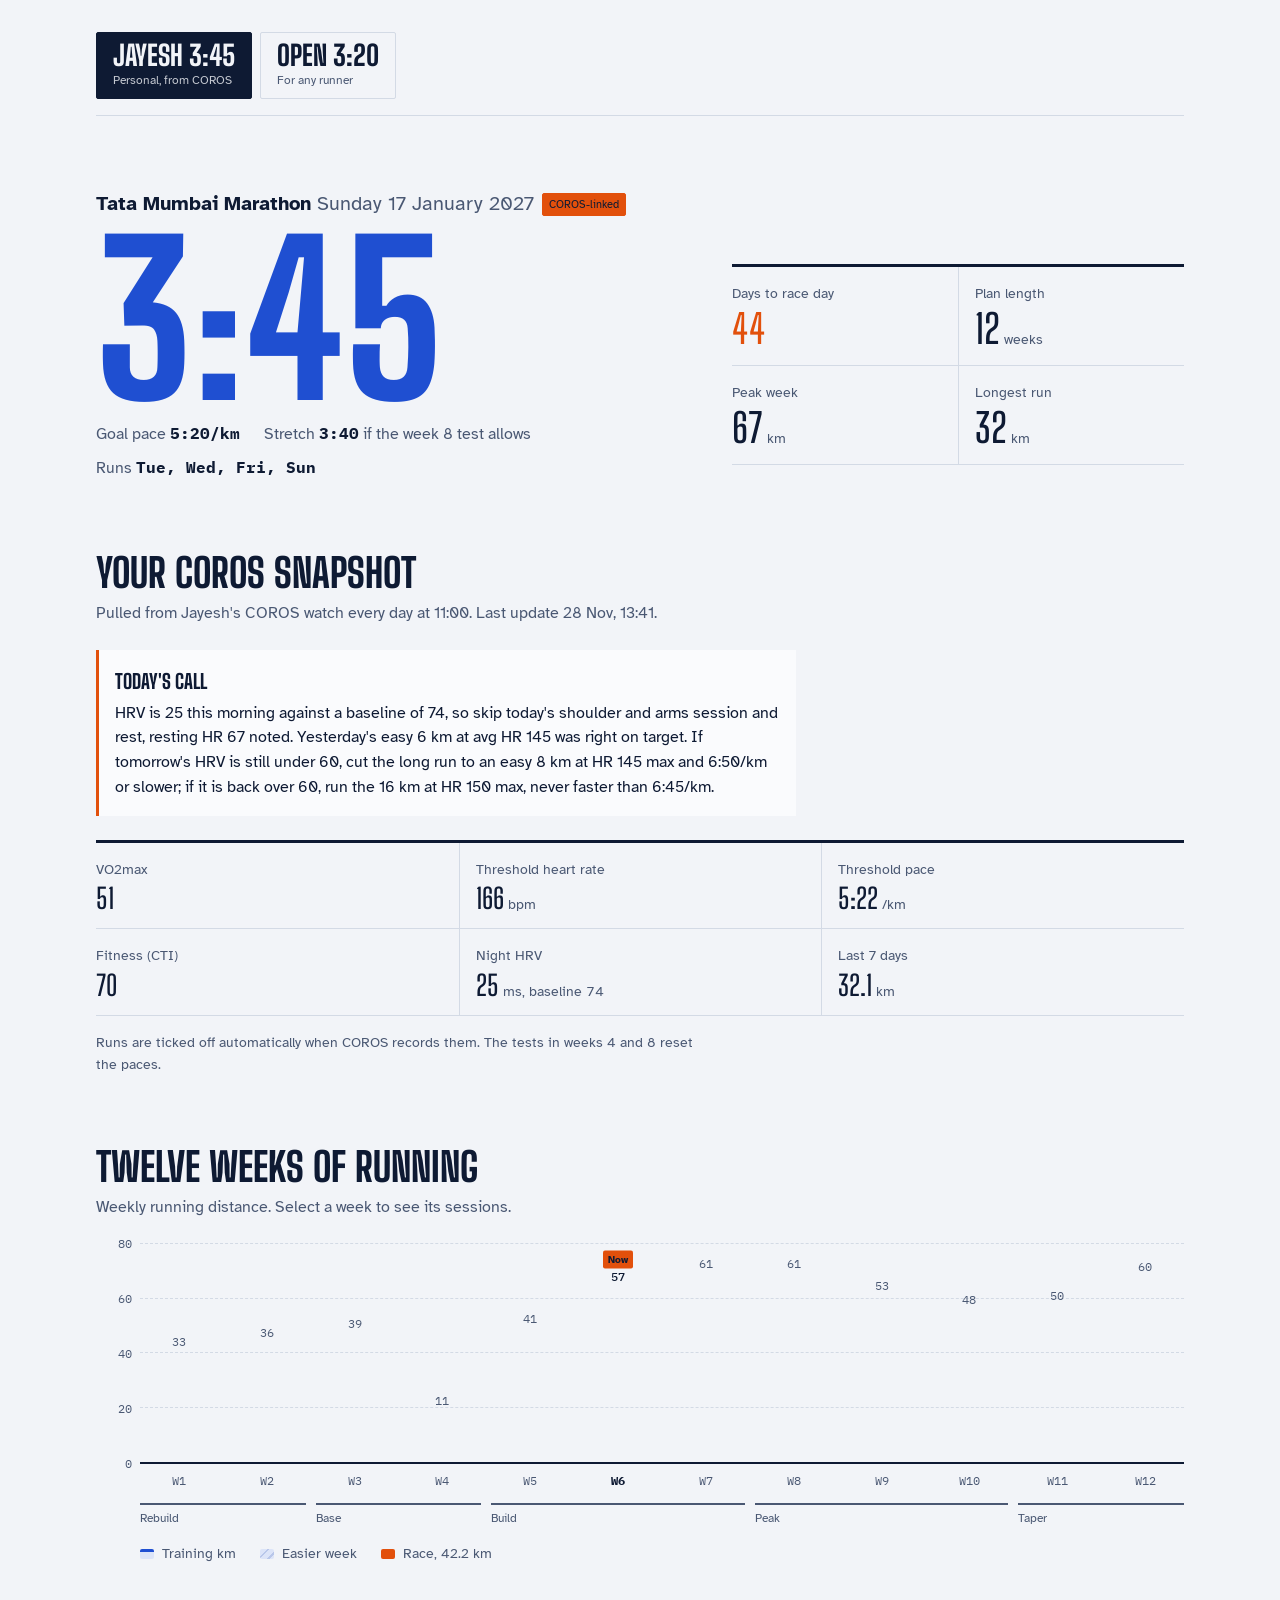
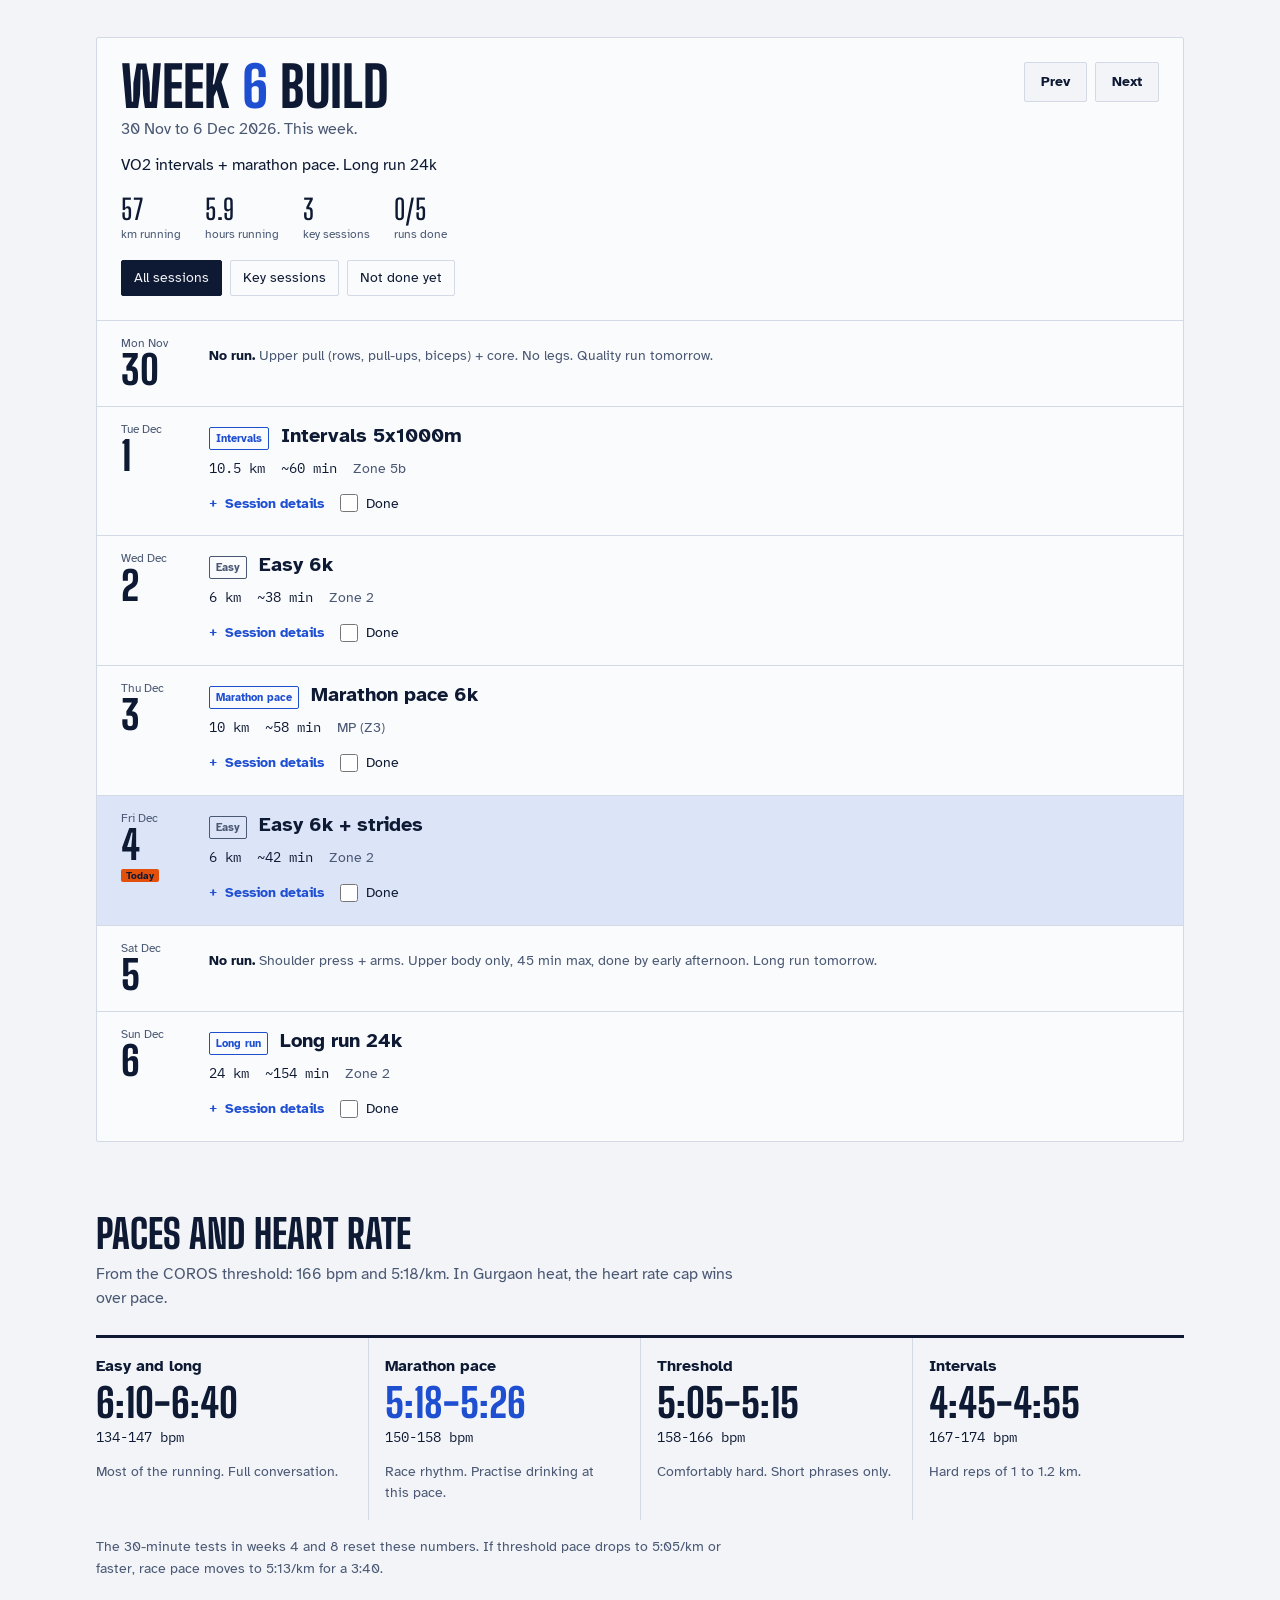
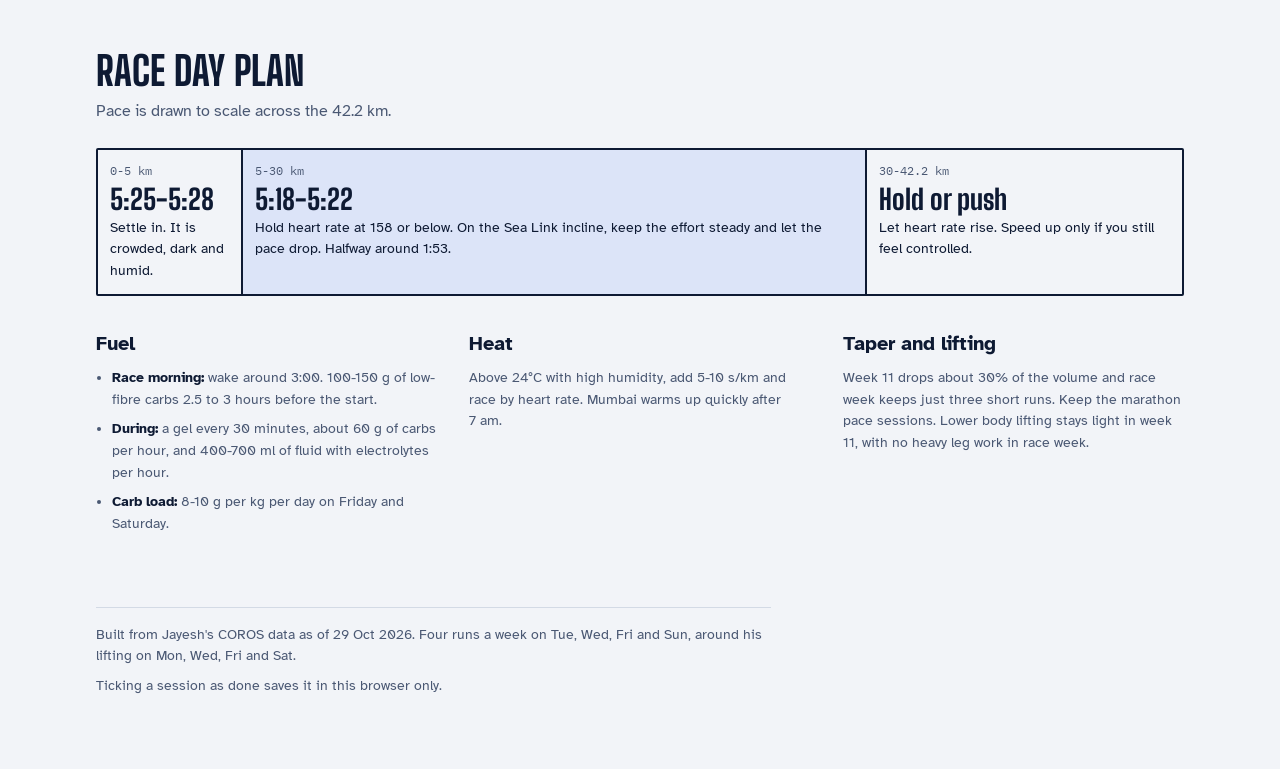
<file: web/index.html>
<!doctype html>
<html lang="en">
<head>
<meta charset="utf-8">
<meta name="viewport" content="width=device-width, initial-scale=1, viewport-fit=cover">
<title>Mumbai Marathon Plans</title>
<link rel="preconnect" href="https://fonts.googleapis.com">
<link rel="preconnect" href="https://fonts.gstatic.com" crossorigin>
<link rel="stylesheet" href="https://fonts.googleapis.com/css2?family=Atkinson+Hyperlegible:wght@400;700&family=Big+Shoulders+Display:wght@600;800&family=IBM+Plex+Mono:wght@400;500&display=swap">
<style>:root{padding-top:env(safe-area-inset-top,0px);padding-bottom:env(safe-area-inset-bottom,0px)}body{margin:0}img{max-width:100%}[hidden]{display:none!important}</style>
<style>
/* Layout: race-signage. Hero numerals left, race facts right; weekly km drawn as a course profile; the selected week reads like a split sheet. */
:root {
  --bg: #F2F4F8;
  --surface: #FAFBFD;
  --ink: #0E1A33;
  --muted: #4A5873;
  --line: #D3DAE5;
  --cobalt: #1F4FD1;
  --cobalt-soft: #DCE4F8;
  --signal: #E2500C;
  --on-signal: #0E1A33;
  --hatch: #B9C7EA;

  --font-display: "Big Shoulders Display", "Arial Narrow", "Helvetica Neue", sans-serif;
  --font-body: "Atkinson Hyperlegible", "Segoe UI", system-ui, sans-serif;
  --font-data: "IBM Plex Mono", ui-monospace, "SFMono-Regular", Menlo, monospace;

  --s1: 4px; --s2: 8px; --s3: 12px; --s4: 16px; --s5: 24px; --s6: 32px; --s7: 48px; --s8: 72px;
  --radius: 2px;
  --t-xs: 0.75rem; --t-sm: 0.875rem; --t-md: 1rem; --t-lg: 1.25rem; --t-xl: 1.75rem; --t-2xl: 2.5rem;
}
@media (prefers-color-scheme: dark) {
  :root:not([data-theme="light"]) {
    --bg: #0A1120; --surface: #101A2D; --ink: #E7ECF5; --muted: #9AA8C0; --line: #233150;
    --cobalt: #7096FF; --cobalt-soft: #19284A; --signal: #FF7638; --on-signal: #0A1120; --hatch: #2C3E68;
    color-scheme: dark;
  }
}
:root[data-theme="dark"] {
  --bg: #0A1120; --surface: #101A2D; --ink: #E7ECF5; --muted: #9AA8C0; --line: #233150;
  --cobalt: #7096FF; --cobalt-soft: #19284A; --signal: #FF7638; --on-signal: #0A1120; --hatch: #2C3E68;
  color-scheme: dark;
}

* { box-sizing: border-box; }
body {
  background: var(--bg); color: var(--ink);
  font-family: var(--font-body); font-size: var(--t-md); line-height: 1.55;
  -webkit-font-smoothing: antialiased;
}
.wrap {
  max-width: 1120px; margin: 0 auto;
  padding-left: max(16px, env(safe-area-inset-left, 0px));
  padding-right: max(16px, env(safe-area-inset-right, 0px));
  padding-block: var(--s6) var(--s8);
  display: grid; gap: var(--s8);
}
h1, h2, h3 { margin: 0; text-wrap: balance; }
p { margin: 0; text-wrap: pretty; }
.num { font-family: var(--font-data); font-variant-numeric: tabular-nums; }
:focus-visible { outline: 2px solid var(--signal); outline-offset: 2px; }
button { font: inherit; color: inherit; }

/* ---------- Hero ---------- */
.hero { display: grid; grid-template-columns: minmax(0, 1.3fr) minmax(0, 1fr); gap: var(--s7); align-items: end; }
.race-name { font-weight: 700; font-size: var(--t-lg); }
.race-name span { color: var(--muted); font-weight: 400; }
.goal {
  font-family: var(--font-display); font-weight: 800;
  font-size: clamp(6rem, 22vw, 13rem); line-height: 0.82;
  color: var(--cobalt); margin-top: var(--s4);
  font-variant-numeric: tabular-nums;
}
.goal-sub { display: flex; flex-wrap: wrap; gap: var(--s2) var(--s5); margin-top: var(--s4); color: var(--muted); }
.goal-sub strong { color: var(--ink); }
.facts { display: grid; grid-template-columns: 1fr 1fr; border-top: 3px solid var(--ink); }
.fact { padding: var(--s4) 0; border-bottom: 1px solid var(--line); display: grid; gap: var(--s1); }
.fact:nth-child(odd) { padding-right: var(--s4); }
.fact:nth-child(even) { padding-left: var(--s4); border-left: 1px solid var(--line); }
.fact dt { font-size: var(--t-sm); color: var(--muted); }
.fact dd { margin: 0; font-family: var(--font-display); font-weight: 600; font-size: var(--t-2xl); line-height: 1; font-variant-numeric: tabular-nums; }
.fact dd small { font-family: var(--font-body); font-size: var(--t-sm); font-weight: 400; color: var(--muted); margin-left: var(--s1); }
.fact.countdown dd { color: var(--signal); }

/* ---------- Section heads ---------- */
.sec-head { display: grid; gap: var(--s2); margin-bottom: var(--s5); max-width: 65ch; }
.sec-head h2 { font-family: var(--font-display); font-weight: 800; font-size: var(--t-2xl); line-height: 1; text-transform: uppercase; }
.sec-head p { color: var(--muted); }

/* ---------- Profile chart ---------- */
.profile { display: grid; grid-template-columns: 36px minmax(0, 1fr); gap: var(--s2); }
.axis { position: relative; height: 220px; }
.axis span { position: absolute; right: 0; transform: translateY(50%); font-size: var(--t-xs); color: var(--muted); }
.plot { position: relative; height: 220px; border-bottom: 2px solid var(--ink); }
.grid-line { position: absolute; left: 0; right: 0; border-top: 1px dashed var(--line); }
.bars { position: absolute; inset: 0; display: grid; grid-template-columns: repeat(12, minmax(0, 1fr)); gap: clamp(3px, 1vw, 10px); align-items: end; }
.bar {
  position: relative; height: 100%; padding: 0; border: 0; background: transparent; cursor: pointer;
  display: flex; flex-direction: column; justify-content: flex-end; border-radius: var(--radius);
}
.bar .fill { display: flex; flex-direction: column; justify-content: flex-end; transition: transform 140ms ease-out; transform-origin: bottom; }
.bar .train { background: var(--cobalt-soft); border-top: 3px solid var(--cobalt); }
.bar.recovery .train { background: repeating-linear-gradient(135deg, var(--cobalt-soft) 0 5px, var(--hatch) 5px 7px); }
.bar .racepart { background: var(--signal); }
.bar[aria-pressed="true"] .train { background: var(--cobalt); }
.bar:hover .fill { transform: translateY(-3px); }
.bar:active .fill { transform: scale(0.98); }
.bar .km { position: absolute; left: 0; right: 0; text-align: center; font-size: var(--t-xs); color: var(--muted); transform: translateY(-120%); pointer-events: none; }
.bar[aria-pressed="true"] .km { color: var(--ink); font-weight: 500; }
.now-tag { position: absolute; left: 50%; top: 0; transform: translate(-50%, -100%); font-size: 10px; font-weight: 700; color: var(--on-signal); background: var(--signal); padding: 1px 5px; border-radius: var(--radius); white-space: nowrap; }
.x { display: grid; grid-template-columns: repeat(12, minmax(0, 1fr)); gap: clamp(3px, 1vw, 10px); margin-top: var(--s2); }
.x span { text-align: center; font-size: var(--t-xs); color: var(--muted); }
.x span.sel { color: var(--ink); font-weight: 700; }
.phases { display: grid; grid-template-columns: repeat(12, minmax(0, 1fr)); gap: clamp(3px, 1vw, 10px); margin-top: var(--s3); }
.phase { border-top: 2px solid var(--muted); padding-top: var(--s1); font-size: var(--t-xs); color: var(--muted); white-space: nowrap; overflow: hidden; text-overflow: ellipsis; }
.legend { display: flex; flex-wrap: wrap; gap: var(--s2) var(--s5); margin-top: var(--s4); font-size: var(--t-sm); color: var(--muted); }
.legend i { display: inline-block; width: 14px; height: 10px; margin-right: var(--s2); vertical-align: -1px; border-radius: var(--radius); }
.legend .l-train { background: var(--cobalt-soft); border-top: 3px solid var(--cobalt); }
.legend .l-rec { background: repeating-linear-gradient(135deg, var(--cobalt-soft) 0 5px, var(--hatch) 5px 7px); }
.legend .l-race { background: var(--signal); }

/* ---------- Week sheet ---------- */
.week { background: var(--surface); border: 1px solid var(--line); border-radius: var(--radius); }
.week-top { display: grid; grid-template-columns: minmax(0, 1fr) auto; gap: var(--s4) var(--s5); padding: var(--s5); border-bottom: 1px solid var(--line); align-items: start; }
.week-title { display: grid; gap: var(--s1); min-width: 0; }
.week-title .wk { font-family: var(--font-display); font-weight: 800; font-size: clamp(2.25rem, 7vw, 3.5rem); line-height: 0.9; text-transform: uppercase; }
.week-title .wk em { font-style: normal; color: var(--cobalt); }
.week-title .dates { color: var(--muted); }
.week-title .focus { margin-top: var(--s2); max-width: 60ch; }
.pager { display: flex; gap: var(--s2); }
.btn {
  display: inline-flex; align-items: center; justify-content: center; gap: var(--s2);
  min-height: 40px; padding: 0 var(--s4); border: 1px solid var(--line); background: var(--bg);
  border-radius: var(--radius); cursor: pointer; font-size: var(--t-sm); font-weight: 700; white-space: nowrap;
  transition: transform 120ms ease-out, border-color 120ms ease-out;
}
.btn:hover { border-color: var(--ink); }
.btn:active { transform: scale(0.98); }
.btn[disabled] { opacity: 0.4; cursor: not-allowed; }
.btn[disabled]:hover { border-color: var(--line); }
.stats { display: flex; flex-wrap: wrap; gap: var(--s5); grid-column: 1 / -1; }
.stat { display: grid; }
.stat b { font-family: var(--font-display); font-weight: 600; font-size: var(--t-xl); line-height: 1.1; font-variant-numeric: tabular-nums; }
.stat span { font-size: var(--t-xs); color: var(--muted); }
.filters { grid-column: 1 / -1; display: flex; flex-wrap: wrap; gap: var(--s2); }
.chipbtn {
  min-height: 36px; padding: 0 var(--s3); border: 1px solid var(--line); background: transparent; border-radius: var(--radius);
  cursor: pointer; font-size: var(--t-sm); transition: transform 120ms ease-out;
}
.chipbtn:hover { border-color: var(--ink); }
.chipbtn:active { transform: scale(0.98); }
.chipbtn[aria-pressed="true"] { background: var(--ink); color: var(--bg); border-color: var(--ink); }

.days { list-style: none; margin: 0; padding: 0; }
.day { display: grid; grid-template-columns: 72px minmax(0, 1fr); gap: var(--s4); padding: var(--s4) var(--s5); }
.day + .day { border-top: 1px solid var(--line); }
.day.today { background: var(--cobalt-soft); }
.date { display: grid; align-content: start; line-height: 1.1; }
.date .dow { font-size: var(--t-xs); color: var(--muted); }
.date .dn { font-family: var(--font-display); font-weight: 800; font-size: var(--t-2xl); line-height: 1; font-variant-numeric: tabular-nums; }
.date .today-tag { margin-top: var(--s1); font-size: 10px; font-weight: 700; color: var(--on-signal); background: var(--signal); padding: 1px 5px; border-radius: var(--radius); justify-self: start; }
.items { display: grid; gap: var(--s3); min-width: 0; }
.wo { display: grid; gap: var(--s2); min-width: 0; }
.wo-head { display: flex; flex-wrap: wrap; align-items: baseline; gap: var(--s2) var(--s3); }
.tag {
  font-size: 11px; font-weight: 700; padding: 2px 6px; border-radius: var(--radius);
  border: 1px solid currentColor; color: var(--muted); white-space: nowrap;
}
.tag.key { color: var(--cobalt); }
.tag.race { background: var(--signal); color: var(--on-signal); border-color: var(--signal); }
.wo-name { font-weight: 700; font-size: var(--t-lg); line-height: 1.25; }
.wo.done .wo-name { text-decoration: line-through; text-decoration-color: var(--muted); color: var(--muted); }
.wo-meta { display: flex; flex-wrap: wrap; gap: var(--s1) var(--s4); font-size: var(--t-sm); color: var(--muted); }
.wo-meta .num { color: var(--ink); }
.wo-row { display: flex; flex-wrap: wrap; align-items: center; gap: var(--s2) var(--s4); }
details summary { cursor: pointer; font-size: var(--t-sm); font-weight: 700; color: var(--cobalt); list-style: none; display: inline-flex; align-items: center; min-height: 32px; border-radius: var(--radius); }
details summary::-webkit-details-marker { display: none; }
details summary::before { content: "+"; font-family: var(--font-data); margin-right: var(--s2); }
details[open] summary::before { content: "\2212"; }
details summary:hover { text-decoration: underline; text-underline-offset: 3px; }
.steps { margin: var(--s2) 0 0; padding: var(--s3) var(--s4); border-left: 3px solid var(--cobalt); background: var(--bg); display: grid; gap: var(--s2); max-width: 70ch; font-size: var(--t-sm); }
.donebox { display: inline-flex; align-items: center; gap: var(--s2); font-size: var(--t-sm); cursor: pointer; min-height: 32px; }
.donebox input { width: 18px; height: 18px; accent-color: var(--cobalt); margin: 0; cursor: pointer; }
.rest-note { color: var(--muted); font-size: var(--t-sm); padding-top: var(--s2); }
.loading-note { padding: var(--s4) var(--s5); }
.rest-note b { color: var(--ink); font-weight: 700; }

.empty { padding: var(--s7) var(--s5); display: grid; justify-items: start; gap: var(--s3); }
.empty h3 { font-family: var(--font-display); font-weight: 800; font-size: var(--t-xl); text-transform: uppercase; }
.empty p { color: var(--muted); max-width: 52ch; }

.skel { padding: var(--s4) var(--s5); display: grid; grid-template-columns: 72px minmax(0, 1fr); gap: var(--s4); }
.skel + .skel { border-top: 1px solid var(--line); }
.skel i { display: block; background: var(--line); border-radius: var(--radius); height: 14px; }
.skel .a { height: 34px; width: 44px; }
.skel .b { width: 60%; height: 18px; margin-bottom: var(--s2); }
.skel .c { width: 40%; }
@media (prefers-reduced-motion: no-preference) {
  .skel i { animation: pulse 1s ease-in-out infinite alternate; }
  .wo, .rest-note { animation: rise 180ms ease-out both; animation-delay: calc(var(--i, 0) * 18ms); }
}
@keyframes pulse { from { opacity: 1; } to { opacity: 0.45; } }
@keyframes rise { from { opacity: 0; transform: translateY(6px); } to { opacity: 1; transform: none; } }

/* ---------- Zones ---------- */
.zones { display: grid; grid-template-columns: repeat(4, minmax(0, 1fr)); border-top: 3px solid var(--ink); }
.zone { padding: var(--s4) var(--s4) var(--s4) 0; display: grid; gap: var(--s1); align-content: start; }
.zone + .zone { padding-left: var(--s4); border-left: 1px solid var(--line); }
.zone h3 { font-size: var(--t-md); font-weight: 700; }
.zone .pace { font-family: var(--font-display); font-weight: 800; font-size: clamp(1.75rem, 4vw, 2.5rem); line-height: 1; font-variant-numeric: tabular-nums; }
.zone.mp .pace { color: var(--cobalt); }
.zone .hr { font-size: var(--t-sm); }
.zone p { font-size: var(--t-sm); color: var(--muted); margin-top: var(--s2); }
.zone-foot { margin-top: var(--s4); font-size: var(--t-sm); color: var(--muted); max-width: 70ch; }

/* ---------- Race ---------- */
.race-strip { display: flex; border: 2px solid var(--ink); border-radius: var(--radius); overflow: hidden; }
.seg { padding: var(--s3); display: grid; gap: var(--s1); min-width: 0; align-content: start; }
.seg + .seg { border-left: 2px solid var(--ink); }
.seg .km { font-size: var(--t-xs); color: var(--muted); }
.seg .pace { font-family: var(--font-display); font-weight: 800; font-size: var(--t-xl); line-height: 1; font-variant-numeric: tabular-nums; }
.seg p { font-size: var(--t-sm); }
.seg.s1 { flex: 5; }
.seg.s2 { flex: 25; background: var(--cobalt-soft); }
.seg.s3 { flex: 12.2; }
.race-grid { display: grid; grid-template-columns: repeat(3, minmax(0, 1fr)); gap: var(--s6); margin-top: var(--s6); }
.race-grid h3 { font-size: var(--t-lg); margin-bottom: var(--s2); }
.race-grid p, .race-grid li { font-size: var(--t-sm); color: var(--muted); }
.race-grid ul { margin: 0; padding-left: var(--s4); display: grid; gap: var(--s2); }
.race-grid strong { color: var(--ink); }

footer { border-top: 1px solid var(--line); padding-top: var(--s4); font-size: var(--t-sm); color: var(--muted); display: grid; gap: var(--s2); max-width: 75ch; }

/* ---------- Responsive ---------- */
@media (max-width: 860px) {
  .hero { grid-template-columns: minmax(0, 1fr); gap: var(--s6); }
  .zones { grid-template-columns: repeat(2, minmax(0, 1fr)); }
  .zone:nth-child(3) { padding-left: 0; border-left: 0; }
  .zone:nth-child(n+3) { border-top: 1px solid var(--line); }
  .race-grid { grid-template-columns: minmax(0, 1fr); gap: var(--s5); }
}
@media (max-width: 560px) {
  .wrap { gap: var(--s7); padding-block: var(--s5) var(--s7); }
  .week-top { grid-template-columns: minmax(0, 1fr); padding: var(--s4); }
  .pager { order: -1; }
  .day { grid-template-columns: 52px minmax(0, 1fr); gap: var(--s3); padding: var(--s4); }
  .skel { grid-template-columns: 52px minmax(0, 1fr); padding: var(--s4); }
  .phase { font-size: 10px; }
  .x span, .bar .km { font-size: 10px; }
  .bar .km { display: none; }
  .bar[aria-pressed="true"] .km { display: block; }
  .race-strip { flex-direction: column; }
  .seg + .seg { border-left: 0; border-top: 2px solid var(--ink); }
  .zones { grid-template-columns: minmax(0, 1fr); }
  .zone, .zone + .zone { padding-left: 0; border-left: 0; }
  .zone + .zone { border-top: 1px solid var(--line); }
}
@media (prefers-reduced-motion: reduce) {
  *, *::before, *::after { transition: none !important; animation: none !important; }
}
</style>
</head>
<body>
<style>
/* Plan switcher + per-plan sections */
.switcher { display: flex; flex-wrap: wrap; gap: var(--s2); border-bottom: 1px solid var(--line); padding-bottom: var(--s4); }
.tab {
  display: grid; gap: 2px; text-align: left; min-height: 56px; padding: var(--s2) var(--s4);
  border: 1px solid var(--line); background: transparent; border-radius: var(--radius); cursor: pointer;
  transition: transform 120ms ease-out, border-color 120ms ease-out;
}
.tab:hover { border-color: var(--ink); }
.tab:active { transform: scale(0.98); }
.tab b { font-family: var(--font-display); font-weight: 800; font-size: var(--t-xl); line-height: 1; text-transform: uppercase; }
.tab span { font-size: var(--t-xs); color: var(--muted); }
.tab[aria-selected="true"] { background: var(--ink); color: var(--bg); border-color: var(--ink); }
.tab[aria-selected="true"] span { color: var(--bg); opacity: 0.8; }
.kind { font-family: var(--font-body); display: inline-flex; align-items: center; font-size: 11px; font-weight: 700; padding: 2px 6px; border-radius: var(--radius); border: 1px solid currentColor; color: var(--cobalt); margin-left: var(--s2); vertical-align: 2px; }
.kind.personal { color: var(--on-signal); background: var(--signal); border-color: var(--signal); }
.snap { display: grid; grid-template-columns: repeat(3, minmax(0, 1fr)); border-top: 3px solid var(--ink); }
.snap .fact:nth-child(odd), .snap .fact:nth-child(even) { padding: var(--s4) var(--s4) var(--s4) 0; border-left: 0; }
.snap .fact:not(:nth-child(3n+1)) { padding-left: var(--s4); border-left: 1px solid var(--line); }
.snap .fact dd { font-size: var(--t-xl); }
.snap-note { margin-top: var(--s4); font-size: var(--t-sm); color: var(--muted); max-width: 70ch; }
.coach-note { border-left: 3px solid var(--signal); background: var(--surface); padding: var(--s4); margin-bottom: var(--s5); display: grid; gap: var(--s1); max-width: 70ch; }
.coach-note b { font-family: var(--font-display); font-weight: 800; font-size: var(--t-lg); text-transform: uppercase; }
.wo-meta .ran { color: var(--cobalt); font-weight: 700; }
.tag.missed { color: var(--signal); }
.reqs { list-style: none; margin: 0; padding: 0; display: grid; grid-template-columns: repeat(2, minmax(0, 1fr)); gap: 0; border-top: 3px solid var(--ink); }
.reqs li { padding: var(--s4) var(--s4) var(--s4) 0; border-bottom: 1px solid var(--line); display: grid; gap: var(--s1); }
.reqs li:nth-child(even) { padding-left: var(--s4); border-left: 1px solid var(--line); }
.reqs b { font-family: var(--font-display); font-weight: 600; font-size: var(--t-xl); line-height: 1.05; }
.reqs span { font-size: var(--t-sm); color: var(--muted); }
@media (max-width: 860px) { .snap { grid-template-columns: repeat(2, minmax(0, 1fr)); } .snap .fact:not(:nth-child(3n+1)) { padding-left: 0; border-left: 0; } .snap .fact:nth-child(even) { padding-left: var(--s4); border-left: 1px solid var(--line); } }
@media (max-width: 560px) { .reqs { grid-template-columns: minmax(0, 1fr); } .reqs li:nth-child(even) { padding-left: 0; border-left: 0; } .tab { flex: 1 1 140px; } }
</style>

<div class="wrap">
  <nav class="switcher" role="tablist" aria-label="Choose a plan" id="switcher"></nav>

  <header class="hero">
    <div>
      <p class="race-name" id="raceName">Tata Mumbai Marathon <span>Sunday 17 January 2027</span></p>
      <h1 class="goal" id="goal">3:45</h1>
      <div class="goal-sub" id="goalSub"></div>
    </div>
    <dl class="facts" id="facts"></dl>
  </header>

  <section aria-labelledby="whoTitle" id="whoSection">
    <div class="sec-head">
      <h2 id="whoTitle">Who this plan is for</h2>
      <p id="whoIntro"></p>
    </div>
    <div id="whoBody"></div>
  </section>

  <section aria-labelledby="profileTitle">
    <div class="sec-head">
      <h2 id="profileTitle">Twelve weeks of running</h2>
      <p>Weekly running distance. Select a week to see its sessions.</p>
    </div>
    <div class="profile">
      <div class="axis num" aria-hidden="true" id="axis"></div>
      <div>
        <div class="plot" id="plot">
          <div class="bars" id="bars" role="group" aria-label="Weeks"></div>
        </div>
        <div class="x num" id="xlabels" aria-hidden="true"></div>
        <div class="phases" id="phases" aria-hidden="true"></div>
        <div class="legend">
          <span><i class="l-train"></i>Training km</span>
          <span><i class="l-rec"></i>Easier week</span>
          <span><i class="l-race"></i>Race, 42.2 km</span>
        </div>
      </div>
    </div>
  </section>

  <section class="week" aria-labelledby="weekTitle" id="weekPanel">
    <div class="week-top">
      <div class="week-title">
        <h2 class="wk" id="weekTitle">Week <em>1</em></h2>
        <span class="dates" id="weekDates"></span>
        <p class="focus" id="weekFocus"></p>
      </div>
      <div class="pager">
        <button class="btn" id="prevWeek" type="button" aria-label="Previous week">Prev</button>
        <button class="btn" id="nextWeek" type="button" aria-label="Next week">Next</button>
      </div>
      <div class="stats" id="weekStats"></div>
      <div class="filters" role="group" aria-label="Filter sessions">
        <button class="chipbtn" type="button" data-filter="all" aria-pressed="true">All sessions</button>
        <button class="chipbtn" type="button" data-filter="key" aria-pressed="false">Key sessions</button>
        <button class="chipbtn" type="button" data-filter="todo" aria-pressed="false">Not done yet</button>
      </div>
    </div>
    <div id="weekBody" aria-live="polite">
      <div aria-hidden="true">
        <div class="skel"><i class="a"></i><div><i class="b"></i><i class="c"></i></div></div>
        <div class="skel"><i class="a"></i><div><i class="b"></i><i class="c"></i></div></div>
        <div class="skel"><i class="a"></i><div><i class="b"></i><i class="c"></i></div></div>
        <div class="skel"><i class="a"></i><div><i class="b"></i><i class="c"></i></div></div>
      </div>
      <p class="rest-note loading-note">Loading the week</p>
    </div>
  </section>

  <section aria-labelledby="zonesTitle">
    <div class="sec-head">
      <h2 id="zonesTitle">Paces and heart rate</h2>
      <p id="zonesIntro"></p>
    </div>
    <div class="zones" id="zones"></div>
    <p class="zone-foot" id="zoneFoot"></p>
  </section>

  <section aria-labelledby="raceTitle">
    <div class="sec-head">
      <h2 id="raceTitle">Race day plan</h2>
      <p>Pace is drawn to scale across the 42.2 km.</p>
    </div>
    <div class="race-strip" id="raceStrip"></div>
    <div class="race-grid" id="raceGrid"></div>
  </section>

  <footer id="foot"></footer>
</div>

<script id="plan-jayesh" type="application/json">{"version":"1.0","meta":{"id":"tmm-2027","athlete":"Jayesh","event":"Tata Mumbai Marathon 2027","eventDate":"2027-01-17","planStartDate":"2026-10-26","planEndDate":"2027-01-17","createdAt":"2026-10-29T00:00:00Z","updatedAt":"2026-11-26T00:00:00Z","totalWeeks":12,"generatedBy":"Claude Coach (coros-coach)"},"preferences":{"swim":"meters","bike":"kilometers","run":"kilometers","firstDayOfWeek":"monday"},"assessment":{"foundation":{"raceHistory":["Leh/Ladakh marathon Sep 2026 (42.5 km, 6:01, altitude)","Gurgaon triathlon Oct 2026"],"peakTrainingLoad":9,"foundationLevel":"intermediate","yearsInSport":2},"currentForm":{"weeklyVolume":{"total":7,"run":1.5,"bike":1,"swim":0.7},"longestSessions":{"run":12.7,"bike":15},"consistency":3},"strengths":[{"sport":"run","evidence":"Marathon finished Sep 2026; 50-60 km weeks in Aug/Sep; VO2max 54"},{"sport":"strength","evidence":"4-5 lifting sessions/wk consistently"}],"limiters":[{"sport":"run","evidence":"Last 3 wks only 12-16 km/wk; LT pace 5:18/km is slower than sub-3:30 MP (4:58)"}],"constraints":["5 runs/wk from wk 4: Tue quality, Wed easy, Thu MP or progression (alternating), Fri easy + strides, Sun long","Gym from wk 5: Mon upper pull + core, Tue legs after the quality run (the only lower-body session; no barbell squats or deadlifts until after the race: split squats/step-ups, single-leg RDL, heavy calf raises, Nordics/hamstring curls, RPE 7), Wed bench/push, Fri optional light single-leg work, Sat shoulders + arms. Legs drop to 2 light sets in wk 8, 9 and 11; none in race week","Gym limits: 4 sessions a week, 60 min max each; Saturday 45 min upper body, done by early afternoon; no gym on a morning with HRV under 60 or resting HR 7+ above normal","Long runs capped at 28 km / about 3 hours: 8-week average was 25 km/wk, and every long run so far was run 7-16 bpm over the cap","Plan only changes on red flags: HRV <60 two mornings running, RHR 7+ above baseline, pain, illness","Illness 14-16 Nov (fever): wk 3 long run missed, wk 4 rest + easy return","Trip 27 Dec - 3 Jan: key sessions only, no gym (Tue intervals, Thu MP, Sun 3 Jan 24k w/ 10k MP). Long runs: 24k (6 Dec), 28k w/ 4k MP (13 Dec), 32k w/ 10k MP (20 Dec), 24k (Sat 26 Dec), 24k w/ 10k MP (3 Jan)","Pool access ending, no swim","Gurgaon heat/pollution: HR caps over pace","COROS LTHR 166 is stale (held 175 on 10 Nov). 24 Nov 30-min test (moved from 17 Nov, illness) sets real LTHR + LT pace; easy runs then pace band + HR ceiling","Non-negotiable: easy = easy, no unplanned runs, no skipped key sessions, run your session not your partner's, gels on every long run 18k+, pain = stop","Goal revised: sub-3:30 → 3:45 (stretch 3:40)"]},"zones":{"run":{"hr":{"lthr":166,"zones":[{"zone":1,"name":"Recovery","percentLow":0,"percentHigh":81,"hrLow":0,"hrHigh":134},{"zone":2,"name":"Aerobic","percentLow":81,"percentHigh":89,"hrLow":134,"hrHigh":148},{"zone":3,"name":"Tempo","percentLow":90,"percentHigh":93,"hrLow":149,"hrHigh":154},{"zone":4,"name":"Sub-threshold","percentLow":94,"percentHigh":99,"hrLow":156,"hrHigh":164},{"zone":5,"name":"Threshold (5a)","percentLow":100,"percentHigh":102,"hrLow":166,"hrHigh":169},{"zone":6,"name":"VO2max (5b)","percentLow":103,"percentHigh":106,"hrLow":171,"hrHigh":176}]},"pace":{"thresholdPace":"5:18/km","easy":"interim: HR ≤150, never faster than 6:40/km; reset by 24 Nov test (pace band + HR cap 88% new LTHR)","marathon":"5:18-5:26/km","threshold":"5:05-5:15/km","interval":"4:45-4:55/km"}}},"phases":[{"name":"Rebuild","startWeek":1,"endWeek":2,"focus":"Restore 5 runs/wk after 3 low weeks","weeklyHoursRange":{"low":2.5,"high":4},"keyWorkouts":["Long run 14-16k"],"physiologicalGoals":["Re-establish frequency","Tendon/joint re-loading"]},{"name":"Base","startWeek":3,"endWeek":4,"focus":"Aerobic volume, then illness recovery","weeklyHoursRange":{"low":2,"high":4.5},"keyWorkouts":["Progression 7k","Easy return runs"],"physiologicalGoals":["Raise LT pace","Aerobic base"]},{"name":"Build","startWeek":5,"endWeek":7,"focus":"LT test, then marathon-specific: MP volume, intervals, long-run fuelling","weeklyHoursRange":{"low":4.5,"high":6.5},"keyWorkouts":["30-min LT test 24 Nov","MP 6k","Long 16-24k"],"physiologicalGoals":["MP economy","Glycogen sparing","Gut training"]},{"name":"Peak","startWeek":8,"endWeek":10,"focus":"Highest volume + race simulation before the trip, then trip down week","weeklyHoursRange":{"low":3.5,"high":7},"keyWorkouts":["32k w/ 10k MP (20 Dec)","MP 8k","24k w/ 10k MP (3 Jan)"],"physiologicalGoals":["Fatigue resistance at MP"]},{"name":"Taper","startWeek":11,"endWeek":12,"focus":"Shed fatigue, keep sharpness","weeklyHoursRange":{"low":3,"high":5},"keyWorkouts":["MP 8k","MP sharpener"],"physiologicalGoals":["Supercompensation"]}],"weeks":[{"weekNumber":1,"startDate":"2026-10-26","endDate":"2026-11-01","phase":"Rebuild","focus":"Restart on four runs a week. HRV is a little below baseline, so keep it easy","targetHours":3.7,"isRecoveryWeek":false,"days":[{"date":"2026-10-26","dayOfWeek":"Monday","workouts":[{"id":"w1-mon","sport":"rest","type":"rest","name":"No run, strength","description":"Done: strength.","completed":false}]},{"date":"2026-10-27","dayOfWeek":"Tuesday","workouts":[{"id":"w1-tue","sport":"run","type":"endurance","name":"Done: 6.5k incl 1k reps","description":"endurance","durationMinutes":46,"distanceMeters":6600,"primaryZone":"mixed","humanReadable":"Already completed (Oct 27).","completed":true}]},{"date":"2026-10-28","dayOfWeek":"Wednesday","workouts":[{"id":"w1-wed","sport":"run","type":"endurance","name":"Done: 6k easy","description":"endurance","durationMinutes":48,"distanceMeters":6100,"primaryZone":"Zone 2","humanReadable":"Already completed (Oct 28).","completed":true}]},{"date":"2026-10-29","dayOfWeek":"Thursday","workouts":[{"id":"w1-thu","sport":"rest","type":"rest","name":"No run, strength","description":"Full rest, no gym.","completed":false}]},{"date":"2026-10-30","dayOfWeek":"Friday","workouts":[{"id":"w1-fri","sport":"run","type":"endurance","name":"Easy 6k","description":"Aerobic volume. Conversational.","durationMinutes":38,"distanceMeters":6000,"primaryZone":"Zone 2","humanReadable":"6 km easy. HR 150 max (interim until 24 Nov test; old LTHR 166 likely stale). If 150 forces you slower than 7:00/km, run 6:40-6:55/km instead. NEVER faster than 6:40/km","completed":false}]},{"date":"2026-10-31","dayOfWeek":"Saturday","workouts":[{"id":"w1-sat","sport":"rest","type":"rest","name":"No run, strength","description":"Shoulder press + arms. Upper body only, long run tomorrow.","completed":false}]},{"date":"2026-11-01","dayOfWeek":"Sunday","workouts":[{"id":"w1-sun","sport":"run","type":"long","name":"Long run 14k","description":"Key session. Builds endurance + fuelling practice.","durationMinutes":90,"distanceMeters":14000,"primaryZone":"Zone 2","humanReadable":"14 km total. Easy. HR 150 max (interim until 24 Nov test; old LTHR 166 likely stale). If 150 forces you slower than 7:00/km, run 6:40-6:55/km instead. NEVER faster than 6:40/km","completed":false}]}],"summary":{"totalHours":3.7,"bySport":{"run":{"sessions":4,"hours":3.7,"km":32.7}}}},{"weekNumber":2,"startDate":"2026-11-02","endDate":"2026-11-08","phase":"Rebuild","focus":"Four runs a week, first light quality","targetHours":3.8,"isRecoveryWeek":false,"days":[{"date":"2026-11-02","dayOfWeek":"Monday","workouts":[{"id":"w2-mon","sport":"rest","type":"rest","name":"No run, strength","description":"Deadlift + pull day. No run. Cap deadlift at RPE 7-8, quality run tomorrow.","completed":false}]},{"date":"2026-11-03","dayOfWeek":"Tuesday","workouts":[{"id":"w2-tue","sport":"run","type":"vo2max","name":"Fartlek 8x200m","description":"Key quality session. Full 2 km warm-up + 2 km cool-down easy. Run the written pace. If you physically cannot hold it, stop the hard part and jog home easy; never grind reps at 175 bpm.","durationMinutes":42,"distanceMeters":6800,"primaryZone":"Zone 2 + 5b","humanReadable":"2 km easy WU\n8x(200 m brisk @ 4:45-4:55/km, about 1 min / 150 m easy jog)\n2 km easy CD","completed":false}]},{"date":"2026-11-04","dayOfWeek":"Wednesday","workouts":[{"id":"w2-wed","sport":"run","type":"endurance","name":"Easy 6k","description":"Aerobic volume. Conversational.","durationMinutes":38,"distanceMeters":6000,"primaryZone":"Zone 2","humanReadable":"6 km easy. HR 150 max (interim until 24 Nov test; old LTHR 166 likely stale). If 150 forces you slower than 7:00/km, run 6:40-6:55/km instead. NEVER faster than 6:40/km","completed":false}]},{"date":"2026-11-05","dayOfWeek":"Thursday","workouts":[{"id":"w2-thu","sport":"rest","type":"rest","name":"No run, strength","description":"Full rest, no gym.","completed":false}]},{"date":"2026-11-06","dayOfWeek":"Friday","workouts":[{"id":"w2-fri","sport":"run","type":"tempo","name":"Marathon pace 3k","description":"Key quality session. Full 2 km warm-up + 2 km cool-down easy. Run the written pace. If you physically cannot hold it, stop the hard part and jog home easy; never grind reps at 175 bpm.","durationMinutes":42,"distanceMeters":7000,"primaryZone":"MP (Z3)","humanReadable":"2 km easy WU\n3 km @ MP, 5:18-5:26/km, HR 150-158 bpm. Smooth, not forced; practise drinking on the move\n2 km easy CD","completed":false}]},{"date":"2026-11-07","dayOfWeek":"Saturday","workouts":[{"id":"w2-sat","sport":"rest","type":"rest","name":"No run, strength","description":"Shoulder press + arms. Upper body only, long run tomorrow.","completed":false}]},{"date":"2026-11-08","dayOfWeek":"Sunday","workouts":[{"id":"w2-sun","sport":"run","type":"long","name":"Long run 16k","description":"Key session. Builds endurance + fuelling practice.","durationMinutes":103,"distanceMeters":16000,"primaryZone":"Zone 2","humanReadable":"16 km total. Easy. HR 150 max (interim until 24 Nov test; old LTHR 166 likely stale). If 150 forces you slower than 7:00/km, run 6:40-6:55/km instead. NEVER faster than 6:40/km","completed":false}]}],"summary":{"totalHours":3.8,"bySport":{"run":{"sessions":4,"hours":3.8,"km":35.8}}}},{"weekNumber":3,"startDate":"2026-11-09","endDate":"2026-11-15","phase":"Base","focus":"Progression done Tue. Rest of the week easy so Sunday's 18k is truly aerobic","targetHours":4.3,"isRecoveryWeek":false,"days":[{"date":"2026-11-09","dayOfWeek":"Monday","workouts":[{"id":"w3-mon","sport":"rest","type":"rest","name":"No run, strength","description":"Deadlift + pull day. No run. Cap deadlift at RPE 7-8, quality run tomorrow.","completed":false}]},{"date":"2026-11-10","dayOfWeek":"Tuesday","workouts":[{"id":"w3-tue","sport":"run","type":"endurance","name":"Done: progression 7k with partner","description":"tempo","durationMinutes":47,"distanceMeters":7000,"primaryZone":"Z2 → T","humanReadable":"Done (Nov 10). Finished 5:29/km at HR 175, harder than intended. Counts as this week's quality session.","completed":true}]},{"date":"2026-11-11","dayOfWeek":"Wednesday","workouts":[{"id":"w3-wed","sport":"rest","type":"rest","name":"No run, strength","description":"Bench + push day. No run.","completed":false}]},{"date":"2026-11-12","dayOfWeek":"Thursday","workouts":[{"id":"w3-thu","sport":"run","type":"endurance","name":"Easy 7k","description":"Aerobic volume. Conversational.","durationMinutes":45,"distanceMeters":7000,"primaryZone":"Zone 2","humanReadable":"7 km easy. HR 150 max (interim until 24 Nov test; old LTHR 166 likely stale). If 150 forces you slower than 7:00/km, run 6:40-6:55/km instead. NEVER faster than 6:40/km","completed":false}]},{"date":"2026-11-13","dayOfWeek":"Friday","workouts":[{"id":"w3-fri","sport":"run","type":"endurance","name":"Easy 7k + strides","description":"Aerobic volume. Conversational.","durationMinutes":48,"distanceMeters":7000,"primaryZone":"Zone 2","humanReadable":"7 km easy. HR 150 max (interim until 24 Nov test; old LTHR 166 likely stale). If 150 forces you slower than 7:00/km, run 6:40-6:55/km instead. NEVER faster than 6:40/km\nThen 6x20s strides (fast, relaxed, ~4:30/km) w/ 40s walk","completed":false}]},{"date":"2026-11-14","dayOfWeek":"Saturday","workouts":[{"id":"w3-sat","sport":"rest","type":"rest","name":"No run, strength","description":"Shoulder press + arms. Upper body only, long run tomorrow.","completed":false}]},{"date":"2026-11-15","dayOfWeek":"Sunday","workouts":[{"id":"w3-sun","sport":"run","type":"long","name":"Long run 18k","description":"Key session. Builds endurance + fuelling practice.","durationMinutes":116,"distanceMeters":18000,"primaryZone":"Zone 2","humanReadable":"18 km total. Easy. Long-run rule (wk 3 only, until 17 Nov test): HR avg 150-156, hard ceiling 160 on hills/late. Pace 6:30-6:50/km, NEVER faster than 6:30. First 3 km HR <=150 as warm-up, then settle into the band. HR past 160 = slow down\nFuel: gel/~30g carbs every 30-35 min from 40 min in + 400-600 ml fluid/h w/ electrolytes (rehearse race-day fuel)","completed":false}]}],"summary":{"totalHours":4.3,"bySport":{"run":{"sessions":4,"hours":4.3,"km":39.0}}}},{"weekNumber":4,"startDate":"2026-11-16","endDate":"2026-11-22","phase":"Base","focus":"Sick week (fever 14-15 Nov). Rest, then three short easy runs. Threshold test moved to 24 Nov","targetHours":1.2,"isRecoveryWeek":true,"days":[{"date":"2026-11-16","dayOfWeek":"Monday","workouts":[{"id":"w4-mon","sport":"rest","type":"rest","name":"No run, sick","description":"Sick. Full rest, no gym.","completed":false}]},{"date":"2026-11-17","dayOfWeek":"Tuesday","workouts":[{"id":"w4-tue","sport":"rest","type":"rest","name":"No run, sick","description":"Sick. Full rest, no gym. Threshold test moved to Tue 24 Nov.","completed":false}]},{"date":"2026-11-18","dayOfWeek":"Wednesday","workouts":[{"id":"w4-wed","sport":"rest","type":"rest","name":"No run, sick","description":"Rest. 20-30 min walk if the aches are gone.","completed":false}]},{"date":"2026-11-19","dayOfWeek":"Thursday","workouts":[{"id":"w4-thu","sport":"rest","type":"rest","name":"No run, sick","description":"Still sick (fever). No run.","completed":false}]},{"date":"2026-11-20","dayOfWeek":"Friday","workouts":[{"id":"w4-fri","sport":"rest","type":"rest","name":"No run, rest","description":"Felt fine in the morning. Rest, no gym. Fever-free 24h without paracetamol = cleared to run Saturday.","completed":false}]},{"date":"2026-11-21","dayOfWeek":"Saturday","workouts":[{"id":"w4-sat","sport":"run","type":"endurance","name":"Easy 4k","description":"Aerobic volume. Conversational.","durationMinutes":26,"distanceMeters":4000,"primaryZone":"Zone 2","humanReadable":"4 km easy. Return from illness: HR 145 max, 6:50/km or slower. Fever, aches, chest tightness or dizziness = stop and walk home\nFirst run back. Watch shows 6k: stop at 4k. If fever or aches are back, skip and try Sunday.","completed":false}]},{"date":"2026-11-22","dayOfWeek":"Sunday","workouts":[{"id":"w4-sun","sport":"run","type":"endurance","name":"Easy 7k","description":"Aerobic volume. Conversational.","durationMinutes":45,"distanceMeters":7000,"primaryZone":"Zone 2","humanReadable":"7 km easy. Return from illness: HR 145 max, 6:50/km or slower. Fever, aches, chest tightness or dizziness = stop and walk home\nOnly if Saturday felt normal. Watch shows 10k: stop at 7k. If Saturday felt off, rest.","completed":false}]}],"summary":{"totalHours":1.2,"bySport":{"run":{"sessions":2,"hours":1.2,"km":11.0}}}},{"weekNumber":5,"startDate":"2026-11-23","endDate":"2026-11-29","phase":"Build","focus":"Back to five runs. Threshold test Thu (moved from Tue), everything else easy. Long run 16k","targetHours":4.5,"isRecoveryWeek":false,"days":[{"date":"2026-11-23","dayOfWeek":"Monday","workouts":[{"id":"w5-mon","sport":"rest","type":"rest","name":"No run, strength","description":"Upper pull + core at about 70% load. First full gym day back. No legs.","completed":false}]},{"date":"2026-11-24","dayOfWeek":"Tuesday","workouts":[{"id":"w5-tue","sport":"run","type":"endurance","name":"Easy 7k","description":"Aerobic volume. Conversational.","durationMinutes":45,"distanceMeters":7000,"primaryZone":"Zone 2","humanReadable":"7 km easy. HR 140-150 bpm, cap 150. Pace 6:45-7:15/km, NEVER faster than 6:45 even if HR is low. Heat makes you slower than 7:15 at 150 = fine, HR wins\nSwapped with Thursday: too soon after illness to test. Run the 'Easy 7k' your watch shows for Thursday.\nGym (PM): legs, the only lower-body session this week, 35-40 min. No barbell squats or deadlifts. Split squats or step-ups 3x6-8 per leg, single-leg RDL 3x8 per leg, heavy calf raises 3x10 straight-knee + 2x12 bent-knee, Nordics or hamstring curls 2x6-8, side plank 2x30s. RPE 7, 2-3 reps left on every set. Start light this week, RPE 6","completed":false}]},{"date":"2026-11-25","dayOfWeek":"Wednesday","workouts":[{"id":"w5-wed","sport":"run","type":"endurance","name":"Easy 4k","description":"Aerobic volume. Conversational.","durationMinutes":26,"distanceMeters":4000,"primaryZone":"Zone 2","humanReadable":"4 km easy. HR 140-150 bpm, cap 150. Pace 6:45-7:15/km, NEVER faster than 6:45 even if HR is low. Heat makes you slower than 7:15 at 150 = fine, HR wins\nGym: bench + push.","completed":false}]},{"date":"2026-11-26","dayOfWeek":"Thursday","workouts":[{"id":"w5-thu","sport":"run","type":"endurance","name":"Done: 30-min threshold test","description":"test","durationMinutes":60,"distanceMeters":9000,"primaryZone":"Test","humanReadable":"Done (26 Nov). 5.35 km in 30 min at 5:37/km, avg HR 159 (last 20 min ~5:39 at 160-162). Stopped 6 times: legs gave out, 10 days after the fever. Treated as a post-illness number, not real fitness. Retest Tue 15 Dec decides marathon pace.","completed":true}]},{"date":"2026-11-27","dayOfWeek":"Friday","workouts":[{"id":"w5-fri","sport":"run","type":"endurance","name":"Easy 5k + strides","description":"Aerobic volume. Conversational.","durationMinutes":35,"distanceMeters":5000,"primaryZone":"Zone 2","humanReadable":"5 km easy. HR 140-150 bpm, cap 150. Pace 6:45-7:15/km, NEVER faster than 6:45 even if HR is low. Heat makes you slower than 7:15 at 150 = fine, HR wins\nThen 6x20s strides (fast, relaxed, ~4:30/km) w/ 40s walk\nGym (optional, 20-25 min): single-leg RDL, step-ups, calves, core. No barbell on your back.","completed":false}]},{"date":"2026-11-28","dayOfWeek":"Saturday","workouts":[{"id":"w5-sat","sport":"rest","type":"rest","name":"No run, strength","description":"Shoulder press + arms. Upper body only, 45 min max, done by early afternoon. Long run tomorrow.","completed":false}]},{"date":"2026-11-29","dayOfWeek":"Sunday","workouts":[{"id":"w5-sun","sport":"run","type":"long","name":"Long run 16k","description":"Key session. Builds endurance + fuelling practice.","durationMinutes":103,"distanceMeters":16000,"primaryZone":"Zone 2","humanReadable":"16 km total. Easy. HR 140-150 bpm, cap 150. Pace 6:45-7:15/km, NEVER faster than 6:45 even if HR is low. Heat makes you slower than 7:15 at 150 = fine, HR wins\nFirst long run to be run at the prescribed effort. HR over the cap = slow down or walk, do not push through.","completed":false}]}],"summary":{"totalHours":4.5,"bySport":{"run":{"sessions":5,"hours":4.5,"km":41.0}}}},{"weekNumber":6,"startDate":"2026-11-30","endDate":"2026-12-06","phase":"Build","focus":"VO2 intervals + marathon pace. Long run 24k","targetHours":5.9,"isRecoveryWeek":false,"days":[{"date":"2026-11-30","dayOfWeek":"Monday","workouts":[{"id":"w6-mon","sport":"rest","type":"rest","name":"No run, strength","description":"Upper pull (rows, pull-ups, biceps) + core. No legs. Quality run tomorrow.","completed":false}]},{"date":"2026-12-01","dayOfWeek":"Tuesday","workouts":[{"id":"w6-tue","sport":"run","type":"vo2max","name":"Intervals 5x1000m","description":"Key quality session. Full 2 km warm-up + 2 km cool-down easy. Run the written pace. If you physically cannot hold it, stop the hard part and jog home easy; never grind reps at 175 bpm.","durationMinutes":60,"distanceMeters":10500,"primaryZone":"Zone 5b","humanReadable":"2 km easy WU + 4 strides\n5x1000 m @ 4:45-4:55/km (HR 167-174 bpm by end of rep), 2 min easy jog between\n2 km easy CD\nGym (PM): legs, the only lower-body session this week, 35-40 min. No barbell squats or deadlifts. Split squats or step-ups 3x6-8 per leg, single-leg RDL 3x8 per leg, heavy calf raises 3x10 straight-knee + 2x12 bent-knee, Nordics or hamstring curls 2x6-8, side plank 2x30s. RPE 7, 2-3 reps left on every set","completed":false}]},{"date":"2026-12-02","dayOfWeek":"Wednesday","workouts":[{"id":"w6-wed","sport":"run","type":"endurance","name":"Easy 6k","description":"Aerobic volume. Conversational.","durationMinutes":38,"distanceMeters":6000,"primaryZone":"Zone 2","humanReadable":"6 km easy. HR 140-150 bpm, cap 150. Pace 6:45-7:15/km, NEVER faster than 6:45 even if HR is low. Heat makes you slower than 7:15 at 150 = fine, HR wins\nGym: bench + push.","completed":false}]},{"date":"2026-12-03","dayOfWeek":"Thursday","workouts":[{"id":"w6-thu","sport":"run","type":"tempo","name":"Marathon pace 6k","description":"Key quality session. Full 2 km warm-up + 2 km cool-down easy. Run the written pace. If you physically cannot hold it, stop the hard part and jog home easy; never grind reps at 175 bpm.","durationMinutes":58,"distanceMeters":10000,"primaryZone":"MP (Z3)","humanReadable":"2 km easy WU\n6 km @ MP, 5:18-5:26/km, HR 150-158 bpm. Smooth, not forced; practise drinking on the move\n2 km easy CD","completed":false}]},{"date":"2026-12-04","dayOfWeek":"Friday","workouts":[{"id":"w6-fri","sport":"run","type":"endurance","name":"Easy 6k + strides","description":"Aerobic volume. Conversational.","durationMinutes":42,"distanceMeters":6000,"primaryZone":"Zone 2","humanReadable":"6 km easy. HR 140-150 bpm, cap 150. Pace 6:45-7:15/km, NEVER faster than 6:45 even if HR is low. Heat makes you slower than 7:15 at 150 = fine, HR wins\nThen 6x20s strides (fast, relaxed, ~4:30/km) w/ 40s walk\nGym (optional, 20-25 min): single-leg RDL, step-ups, calves, core. No barbell on your back.","completed":false}]},{"date":"2026-12-05","dayOfWeek":"Saturday","workouts":[{"id":"w6-sat","sport":"rest","type":"rest","name":"No run, strength","description":"Shoulder press + arms. Upper body only, 45 min max, done by early afternoon. Long run tomorrow.","completed":false}]},{"date":"2026-12-06","dayOfWeek":"Sunday","workouts":[{"id":"w6-sun","sport":"run","type":"long","name":"Long run 24k","description":"Key session. Builds endurance + fuelling practice.","durationMinutes":154,"distanceMeters":24000,"primaryZone":"Zone 2","humanReadable":"24 km total. Easy. HR 140-150 bpm, cap 150. Pace 6:45-7:15/km, NEVER faster than 6:45 even if HR is low. Heat makes you slower than 7:15 at 150 = fine, HR wins\nFuel: gel/~30g carbs every 30-35 min from 40 min in + 400-600 ml fluid/h w/ electrolytes (rehearse race-day fuel)\nEasy the whole way. Exact race fuel from 40 min.","completed":false}]}],"summary":{"totalHours":5.9,"bySport":{"run":{"sessions":5,"hours":5.9,"km":56.5}}}},{"weekNumber":7,"startDate":"2026-12-07","endDate":"2026-12-13","phase":"Build","focus":"Longer threshold + progression. Long run 28k","targetHours":6.3,"isRecoveryWeek":false,"days":[{"date":"2026-12-07","dayOfWeek":"Monday","workouts":[{"id":"w7-mon","sport":"rest","type":"rest","name":"No run, strength","description":"Upper pull (rows, pull-ups, biceps) + core. No legs. Quality run tomorrow.","completed":false}]},{"date":"2026-12-08","dayOfWeek":"Tuesday","workouts":[{"id":"w7-tue","sport":"run","type":"threshold","name":"Threshold 4x1.6km","description":"Key quality session. Full 2 km warm-up + 2 km cool-down easy. Run the written pace. If you physically cannot hold it, stop the hard part and jog home easy; never grind reps at 175 bpm.","durationMinutes":63,"distanceMeters":11300,"primaryZone":"Zone 4-5a","humanReadable":"2 km easy WU + 4 strides\n4x1.6 km @ T 5:05-5:15/km (HR 158-166 bpm), 90s easy jog between\n2 km easy CD\nGym (PM): legs, the only lower-body session this week, 35-40 min. No barbell squats or deadlifts. Split squats or step-ups 3x6-8 per leg, single-leg RDL 3x8 per leg, heavy calf raises 3x10 straight-knee + 2x12 bent-knee, Nordics or hamstring curls 2x6-8, side plank 2x30s. RPE 7, 2-3 reps left on every set","completed":false}]},{"date":"2026-12-09","dayOfWeek":"Wednesday","workouts":[{"id":"w7-wed","sport":"run","type":"endurance","name":"Easy 6k","description":"Aerobic volume. Conversational.","durationMinutes":38,"distanceMeters":6000,"primaryZone":"Zone 2","humanReadable":"6 km easy. HR 140-150 bpm, cap 150. Pace 6:45-7:15/km, NEVER faster than 6:45 even if HR is low. Heat makes you slower than 7:15 at 150 = fine, HR wins\nGym: bench + push.","completed":false}]},{"date":"2026-12-10","dayOfWeek":"Thursday","workouts":[{"id":"w7-thu","sport":"run","type":"tempo","name":"Progression 10k","description":"Key session (replaces the MP session this week). Finish at marathon pace, not faster.","durationMinutes":60,"distanceMeters":10000,"primaryZone":"Z2 → MP","humanReadable":"4 km easy (cap per new LTHR, never faster than easy band)\n2 km steady @ 5:45-5:55/km (HR ≤155)\n3 km @ MP 5:18-5:26/km (HR ≤162). NEVER faster than 5:18, even if your partner pushes\n1 km easy CD","completed":false}]},{"date":"2026-12-11","dayOfWeek":"Friday","workouts":[{"id":"w7-fri","sport":"run","type":"endurance","name":"Easy 6k + strides","description":"Aerobic volume. Conversational.","durationMinutes":42,"distanceMeters":6000,"primaryZone":"Zone 2","humanReadable":"6 km easy. HR 140-150 bpm, cap 150. Pace 6:45-7:15/km, NEVER faster than 6:45 even if HR is low. Heat makes you slower than 7:15 at 150 = fine, HR wins\nThen 6x20s strides (fast, relaxed, ~4:30/km) w/ 40s walk\nGym (optional, 20-25 min): single-leg RDL, step-ups, calves, core. No barbell on your back.","completed":false}]},{"date":"2026-12-12","dayOfWeek":"Saturday","workouts":[{"id":"w7-sat","sport":"rest","type":"rest","name":"No run, strength","description":"Shoulder press + arms. Upper body only, 45 min max, done by early afternoon. Long run tomorrow.","completed":false}]},{"date":"2026-12-13","dayOfWeek":"Sunday","workouts":[{"id":"w7-sun","sport":"run","type":"long","name":"Long run 28k w/ 4k MP","description":"Key session. Builds endurance + fuelling practice.","durationMinutes":175,"distanceMeters":28000,"primaryZone":"Zone 2 + MP","humanReadable":"28 km total. First 22 km easy (HR 140-150 bpm, cap 150. Pace 6:45-7:15/km, NEVER faster than 6:45 even if HR is low. Heat makes you slower than 7:15 at 150 = fine, HR wins) → 4 km @ MP 5:18-5:26/km (by pace) → 2 km easy\nFuel: gel/~30g carbs every 30-35 min from 40 min in + 400-600 ml fluid/h w/ electrolytes (rehearse race-day fuel)\nFull race kit and breakfast rehearsal (wake 3:30, run 5:15). Last 4 km before the cool-down at MP.","completed":false}]}],"summary":{"totalHours":6.3,"bySport":{"run":{"sessions":5,"hours":6.3,"km":61.3}}}},{"weekNumber":8,"startDate":"2026-12-14","endDate":"2026-12-20","phase":"Peak","focus":"Biggest week, before the trip. 32k with 10k at marathon pace","targetHours":6.6,"isRecoveryWeek":false,"days":[{"date":"2026-12-14","dayOfWeek":"Monday","workouts":[{"id":"w8-mon","sport":"rest","type":"rest","name":"No run, strength","description":"Upper pull (rows, pull-ups, biceps) + core. No legs. Quality run tomorrow.","completed":false}]},{"date":"2026-12-15","dayOfWeek":"Tuesday","workouts":[{"id":"w8-tue","sport":"run","type":"test","name":"30-min threshold test","description":"Key quality session. Full 2 km warm-up + 2 km cool-down easy. Run the written pace. If you physically cannot hold it, stop the hard part and jog home easy; never grind reps at 175 bpm.","durationMinutes":70,"distanceMeters":9000,"primaryZone":"Test","humanReadable":"2 km easy WU + 4 strides\n30 min solo all-out-but-even (flat route, early AM)\nRecord: avg pace + avg HR of LAST 20 min = new LT pace / LTHR → I re-set MP\n2 km easy CD\nRetest. No stops: pick a flat loop with no traffic lights. Last 20 min avg pace sets marathon pace: 5:15 or faster = MP 5:18-5:26 (3:45 on), about 5:30 = MP 5:30-5:35 (3:50-3:55).\nGym (PM): legs, light, 25-30 min. Split squats or step-ups 2x6-8 per leg, single-leg RDL 2x8 per leg, heavy calf raises 2x10 straight-knee + 2x12 bent-knee, Nordics or hamstring curls 2x6-8, side plank 2x30s, all at RPE 6. No barbell squats or deadlifts","completed":false}]},{"date":"2026-12-16","dayOfWeek":"Wednesday","workouts":[{"id":"w8-wed","sport":"run","type":"endurance","name":"Easy 6k","description":"Aerobic volume. Conversational.","durationMinutes":38,"distanceMeters":6000,"primaryZone":"Zone 2","humanReadable":"6 km easy. HR 140-150 bpm, cap 150. Pace 6:45-7:15/km, NEVER faster than 6:45 even if HR is low. Heat makes you slower than 7:15 at 150 = fine, HR wins\nGym: bench + push.","completed":false}]},{"date":"2026-12-17","dayOfWeek":"Thursday","workouts":[{"id":"w8-thu","sport":"run","type":"endurance","name":"Easy 8k","description":"Aerobic volume. Conversational.","durationMinutes":51,"distanceMeters":8000,"primaryZone":"Zone 2","humanReadable":"8 km easy. HR 140-150 bpm, cap 150. Pace 6:45-7:15/km, NEVER faster than 6:45 even if HR is low. Heat makes you slower than 7:15 at 150 = fine, HR wins","completed":false}]},{"date":"2026-12-18","dayOfWeek":"Friday","workouts":[{"id":"w8-fri","sport":"run","type":"endurance","name":"Easy 6k + strides","description":"Aerobic volume. Conversational.","durationMinutes":42,"distanceMeters":6000,"primaryZone":"Zone 2","humanReadable":"6 km easy. HR 140-150 bpm, cap 150. Pace 6:45-7:15/km, NEVER faster than 6:45 even if HR is low. Heat makes you slower than 7:15 at 150 = fine, HR wins\nThen 6x20s strides (fast, relaxed, ~4:30/km) w/ 40s walk\nGym: no leg work today.","completed":false}]},{"date":"2026-12-19","dayOfWeek":"Saturday","workouts":[{"id":"w8-sat","sport":"rest","type":"rest","name":"No run, strength","description":"Shoulder press + arms, light, 45 min max, done by early afternoon. Long run tomorrow.","completed":false}]},{"date":"2026-12-20","dayOfWeek":"Sunday","workouts":[{"id":"w8-sun","sport":"run","type":"long","name":"Long run 32k w/ 10k MP","description":"Key session. Builds endurance + fuelling practice.","durationMinutes":195,"distanceMeters":32000,"primaryZone":"Zone 2 + MP","humanReadable":"32 km total. First 20 km easy (HR 140-150 bpm, cap 150. Pace 6:45-7:15/km, NEVER faster than 6:45 even if HR is low. Heat makes you slower than 7:15 at 150 = fine, HR wins) → 10 km @ MP 5:18-5:26/km (by pace) → 2 km easy\nFuel: gel/~30g carbs every 30-35 min from 40 min in + 400-600 ml fluid/h w/ electrolytes (rehearse race-day fuel)\nThe key run of the block. Start 5:15 am. MP block at 5:18-5:26, not faster. Gel every 30 min. Last year's 30k runs were run without a pace plan; this one has one, so follow it.","completed":false}]}],"summary":{"totalHours":6.6,"bySport":{"run":{"sessions":5,"hours":6.6,"km":61.0}}}},{"weekNumber":9,"startDate":"2026-12-21","endDate":"2026-12-27","phase":"Peak","focus":"Recover from the 32k, one MP session, 24k on Saturday before the trip","targetHours":5.6,"isRecoveryWeek":false,"days":[{"date":"2026-12-21","dayOfWeek":"Monday","workouts":[{"id":"w9-mon","sport":"rest","type":"rest","name":"No run, strength","description":"Upper pull (rows, pull-ups, biceps) + core. No legs. Quality run tomorrow.","completed":false}]},{"date":"2026-12-22","dayOfWeek":"Tuesday","workouts":[{"id":"w9-tue","sport":"run","type":"endurance","name":"Easy 6k","description":"Aerobic volume. Conversational.","durationMinutes":38,"distanceMeters":6000,"primaryZone":"Zone 2","humanReadable":"6 km easy. HR 140-150 bpm, cap 150. Pace 6:45-7:15/km, NEVER faster than 6:45 even if HR is low. Heat makes you slower than 7:15 at 150 = fine, HR wins\nRecovery from Sunday's 32k. No quality before Thursday.\nGym (PM): legs, light, 25-30 min. Split squats or step-ups 2x6-8 per leg, single-leg RDL 2x8 per leg, heavy calf raises 2x10 straight-knee + 2x12 bent-knee, Nordics or hamstring curls 2x6-8, side plank 2x30s, all at RPE 6. No barbell squats or deadlifts","completed":false}]},{"date":"2026-12-23","dayOfWeek":"Wednesday","workouts":[{"id":"w9-wed","sport":"run","type":"endurance","name":"Easy 6k","description":"Aerobic volume. Conversational.","durationMinutes":38,"distanceMeters":6000,"primaryZone":"Zone 2","humanReadable":"6 km easy. HR 140-150 bpm, cap 150. Pace 6:45-7:15/km, NEVER faster than 6:45 even if HR is low. Heat makes you slower than 7:15 at 150 = fine, HR wins\nGym: bench + push.","completed":false}]},{"date":"2026-12-24","dayOfWeek":"Thursday","workouts":[{"id":"w9-thu","sport":"run","type":"tempo","name":"Marathon pace 8k","description":"Key quality session. Full 2 km warm-up + 2 km cool-down easy. Run the written pace. If you physically cannot hold it, stop the hard part and jog home easy; never grind reps at 175 bpm.","durationMinutes":69,"distanceMeters":12000,"primaryZone":"MP (Z3)","humanReadable":"2 km easy WU\n8 km @ MP, 5:18-5:26/km, HR 150-158 bpm. Smooth, not forced; practise drinking on the move\n2 km easy CD","completed":false}]},{"date":"2026-12-25","dayOfWeek":"Friday","workouts":[{"id":"w9-fri","sport":"run","type":"endurance","name":"Easy 5k + strides","description":"Aerobic volume. Conversational.","durationMinutes":35,"distanceMeters":5000,"primaryZone":"Zone 2","humanReadable":"5 km easy. HR 140-150 bpm, cap 150. Pace 6:45-7:15/km, NEVER faster than 6:45 even if HR is low. Heat makes you slower than 7:15 at 150 = fine, HR wins\nThen 6x20s strides (fast, relaxed, ~4:30/km) w/ 40s walk\nGym: no leg work today.","completed":false}]},{"date":"2026-12-26","dayOfWeek":"Saturday","workouts":[{"id":"w9-sat","sport":"run","type":"long","name":"Long run 24k","description":"Key session. Builds endurance + fuelling practice.","durationMinutes":154,"distanceMeters":24000,"primaryZone":"Zone 2","humanReadable":"24 km total. Easy. HR 140-150 bpm, cap 150. Pace 6:45-7:15/km, NEVER faster than 6:45 even if HR is low. Heat makes you slower than 7:15 at 150 = fine, HR wins\nFuel: gel/~30g carbs every 30-35 min from 40 min in + 400-600 ml fluid/h w/ electrolytes (rehearse race-day fuel)\nSat 26 Dec, before you leave. Easy by the cap the whole way.\nGym: none today.","completed":false}]},{"date":"2026-12-27","dayOfWeek":"Sunday","workouts":[{"id":"w9-sun","sport":"rest","type":"rest","name":"No run, trip","description":"Trip starts. Travel day.","completed":false}]}],"summary":{"totalHours":5.6,"bySport":{"run":{"sessions":5,"hours":5.6,"km":53.0}}}},{"weekNumber":10,"startDate":"2026-12-28","endDate":"2027-01-03","phase":"Peak","focus":"Trip (27 Dec to 3 Jan): key sessions only, no gym. Intervals Tue, MP Thu, 24k race rehearsal Sun 3 Jan","targetHours":4.7,"isRecoveryWeek":false,"days":[{"date":"2026-12-28","dayOfWeek":"Monday","workouts":[{"id":"w10-mon","sport":"rest","type":"rest","name":"No run, trip","description":"Trip. No run, no gym.","completed":false}]},{"date":"2026-12-29","dayOfWeek":"Tuesday","workouts":[{"id":"w10-tue","sport":"run","type":"vo2max","name":"Intervals 6x1000m","description":"Key quality session. Full 2 km warm-up + 2 km cool-down easy. Run the written pace. If you physically cannot hold it, stop the hard part and jog home easy; never grind reps at 175 bpm.","durationMinutes":67,"distanceMeters":11800,"primaryZone":"Zone 5b","humanReadable":"2 km easy WU + 4 strides\n6x1000 m @ 4:45-4:55/km (HR 167-174 bpm by end of rep), 2 min easy jog between\n2 km easy CD","completed":false}]},{"date":"2026-12-30","dayOfWeek":"Wednesday","workouts":[{"id":"w10-wed","sport":"rest","type":"rest","name":"No run, trip","description":"Trip. No run, no gym.","completed":false}]},{"date":"2026-12-31","dayOfWeek":"Thursday","workouts":[{"id":"w10-thu","sport":"run","type":"tempo","name":"Marathon pace 8k","description":"Key quality session. Full 2 km warm-up + 2 km cool-down easy. Run the written pace. If you physically cannot hold it, stop the hard part and jog home easy; never grind reps at 175 bpm.","durationMinutes":69,"distanceMeters":12000,"primaryZone":"MP (Z3)","humanReadable":"2 km easy WU\n8 km @ MP, 5:18-5:26/km, HR 150-158 bpm. Smooth, not forced; practise drinking on the move\n2 km easy CD","completed":false}]},{"date":"2027-01-01","dayOfWeek":"Friday","workouts":[{"id":"w10-fri","sport":"rest","type":"rest","name":"No run, trip","description":"Trip. No run, no gym.","completed":false}]},{"date":"2027-01-02","dayOfWeek":"Saturday","workouts":[{"id":"w10-sat","sport":"rest","type":"rest","name":"No run, trip","description":"Trip. No run, no gym. Long run tomorrow.","completed":false}]},{"date":"2027-01-03","dayOfWeek":"Sunday","workouts":[{"id":"w10-sun","sport":"run","type":"long","name":"Long run 24k w/ 10k MP","description":"Key session. Builds endurance + fuelling practice.","durationMinutes":144,"distanceMeters":24000,"primaryZone":"Zone 2 + MP","humanReadable":"24 km total. First 12 km easy (HR 140-150 bpm, cap 150. Pace 6:45-7:15/km, NEVER faster than 6:45 even if HR is low. Heat makes you slower than 7:15 at 150 = fine, HR wins) → 10 km @ MP 5:18-5:26/km (by pace) → 2 km easy\nFuel: gel/~30g carbs every 30-35 min from 40 min in + 400-600 ml fluid/h w/ electrolytes (rehearse race-day fuel)\nSun 3 Jan, or Mon 4 Jan if you travel on the 3rd. Final race rehearsal, exact race fuel and kit. Nothing longer after this. If you get home late on the 4th, cut to 20k but keep the 10k MP.","completed":false}]}],"summary":{"totalHours":4.7,"bySport":{"run":{"sessions":3,"hours":4.7,"km":47.8}}}},{"weekNumber":11,"startDate":"2027-01-04","endDate":"2027-01-10","phase":"Taper","focus":"Back from the trip. Volume down, intensity stays. One light leg session Tue","targetHours":5.0,"isRecoveryWeek":false,"days":[{"date":"2027-01-04","dayOfWeek":"Monday","workouts":[{"id":"w11-mon","sport":"rest","type":"rest","name":"No run, strength","description":"Upper pull + core, light. No legs. Rest if you ran the long run today.","completed":false}]},{"date":"2027-01-05","dayOfWeek":"Tuesday","workouts":[{"id":"w11-tue","sport":"run","type":"threshold","name":"Threshold 3x2km","description":"Key quality session. Full 2 km warm-up + 2 km cool-down easy. Run the written pace. If you physically cannot hold it, stop the hard part and jog home easy; never grind reps at 175 bpm.","durationMinutes":61,"distanceMeters":10600,"primaryZone":"Zone 4-5a","humanReadable":"2 km easy WU + 4 strides\n3x2 km @ T 5:05-5:15/km (HR 158-166 bpm), 120s easy jog between\n2 km easy CD\nGym (PM): legs, light, 25-30 min. Split squats or step-ups 2x6-8 per leg, single-leg RDL 2x8 per leg, heavy calf raises 2x10 straight-knee + 2x12 bent-knee, Nordics or hamstring curls 2x6-8, side plank 2x30s, all at RPE 5-6. No barbell squats or deadlifts","completed":false}]},{"date":"2027-01-06","dayOfWeek":"Wednesday","workouts":[{"id":"w11-wed","sport":"run","type":"endurance","name":"Easy 6k","description":"Aerobic volume. Conversational.","durationMinutes":38,"distanceMeters":6000,"primaryZone":"Zone 2","humanReadable":"6 km easy. HR 140-150 bpm, cap 150. Pace 6:45-7:15/km, NEVER faster than 6:45 even if HR is low. Heat makes you slower than 7:15 at 150 = fine, HR wins\nGym: bench + push.","completed":false}]},{"date":"2027-01-07","dayOfWeek":"Thursday","workouts":[{"id":"w11-thu","sport":"run","type":"tempo","name":"Marathon pace 8k","description":"Key quality session. Full 2 km warm-up + 2 km cool-down easy. Run the written pace. If you physically cannot hold it, stop the hard part and jog home easy; never grind reps at 175 bpm.","durationMinutes":69,"distanceMeters":12000,"primaryZone":"MP (Z3)","humanReadable":"2 km easy WU\n8 km @ MP, 5:18-5:26/km, HR 150-158 bpm. Smooth, not forced; practise drinking on the move\n2 km easy CD","completed":false}]},{"date":"2027-01-08","dayOfWeek":"Friday","workouts":[{"id":"w11-fri","sport":"run","type":"endurance","name":"Easy 5k + strides","description":"Aerobic volume. Conversational.","durationMinutes":35,"distanceMeters":5000,"primaryZone":"Zone 2","humanReadable":"5 km easy. HR 140-150 bpm, cap 150. Pace 6:45-7:15/km, NEVER faster than 6:45 even if HR is low. Heat makes you slower than 7:15 at 150 = fine, HR wins\nThen 6x20s strides (fast, relaxed, ~4:30/km) w/ 40s walk\nGym: no leg work today.","completed":false}]},{"date":"2027-01-09","dayOfWeek":"Saturday","workouts":[{"id":"w11-sat","sport":"rest","type":"rest","name":"No run, strength","description":"Shoulder press + arms. Upper body only, 45 min max, done by early afternoon. Long run tomorrow.","completed":false}]},{"date":"2027-01-10","dayOfWeek":"Sunday","workouts":[{"id":"w11-sun","sport":"run","type":"long","name":"Long run 16k w/ 5k MP","description":"Key session. Builds endurance + fuelling practice.","durationMinutes":97,"distanceMeters":16000,"primaryZone":"Zone 2 + MP","humanReadable":"16 km total. First 9 km easy (HR 140-150 bpm, cap 150. Pace 6:45-7:15/km, NEVER faster than 6:45 even if HR is low. Heat makes you slower than 7:15 at 150 = fine, HR wins) → 5 km @ MP 5:18-5:26/km (by pace) → 2 km easy","completed":false}]}],"summary":{"totalHours":5.0,"bySport":{"run":{"sessions":5,"hours":5.0,"km":49.6}}}},{"weekNumber":12,"startDate":"2027-01-11","endDate":"2027-01-17","phase":"Race","focus":"Race week. No heavy lower-body lifting","targetHours":5.6,"isRecoveryWeek":false,"days":[{"date":"2027-01-11","dayOfWeek":"Monday","workouts":[{"id":"w12-mon","sport":"rest","type":"rest","name":"No run, strength","description":"Upper body only, light. No deadlift.","completed":false}]},{"date":"2027-01-12","dayOfWeek":"Tuesday","workouts":[{"id":"w12-tue","sport":"run","type":"tempo","name":"MP sharpener 3x1.6k","description":"Key quality session. Full 2 km warm-up + 2 km cool-down easy. Run the written pace. If you physically cannot hold it, stop the hard part and jog home easy; never grind reps at 175 bpm.","durationMinutes":52,"distanceMeters":9000,"primaryZone":"MP","humanReadable":"2 km easy WU\n3x1.6 km @ MP 5:18-5:26/km, 2 min jog between\n2 km easy CD\nGym: no lower-body lifting this week.","completed":false}]},{"date":"2027-01-13","dayOfWeek":"Wednesday","workouts":[{"id":"w12-wed","sport":"run","type":"endurance","name":"Easy 5k","description":"Aerobic volume. Conversational.","durationMinutes":32,"distanceMeters":5000,"primaryZone":"Zone 2","humanReadable":"5 km easy. HR 140-150 bpm, cap 150. Pace 6:45-7:15/km, NEVER faster than 6:45 even if HR is low. Heat makes you slower than 7:15 at 150 = fine, HR wins\nGym: upper body light, or skip.","completed":false}]},{"date":"2027-01-14","dayOfWeek":"Thursday","workouts":[{"id":"w12-thu","sport":"run","type":"endurance","name":"Easy 4k + strides","description":"Aerobic volume. Conversational.","durationMinutes":29,"distanceMeters":4000,"primaryZone":"Zone 2","humanReadable":"4 km easy. HR 140-150 bpm, cap 150. Pace 6:45-7:15/km, NEVER faster than 6:45 even if HR is low. Heat makes you slower than 7:15 at 150 = fine, HR wins\nThen 6x20s strides (fast, relaxed, ~4:30/km) w/ 40s walk","completed":false}]},{"date":"2027-01-15","dayOfWeek":"Friday","workouts":[{"id":"w12-fri","sport":"rest","type":"rest","name":"No run, strength","description":"Rest. No leg day. Carb loading starts (8-10 g per kg).","completed":false}]},{"date":"2027-01-16","dayOfWeek":"Saturday","workouts":[{"id":"w12-sat","sport":"rest","type":"rest","name":"No run, strength","description":"Rest or 15 min shakeout. Carb load, bib pickup, kit laid out, sleep early.","completed":false}]},{"date":"2027-01-17","dayOfWeek":"Sunday","workouts":[{"id":"w12-sun-race","sport":"run","type":"race","name":"TATA MUMBAI MARATHON","description":"Race day.","durationMinutes":225,"distanceMeters":42195,"primaryZone":"MP","humanReadable":"Goal 3:45 (5:20/km). Km 0-5: 5:25-5:28. Km 5-30: 5:18-5:22, HR 158 or below. Km 30+: hold or push if HR allows. Gel every 30 min.","completed":false}]}],"summary":{"totalHours":5.6,"bySport":{"run":{"sessions":4,"hours":5.6,"km":60.2}}}}],"raceStrategy":{"event":{"name":"Tata Mumbai Marathon","date":"2027-01-17","type":"marathon","distances":{"run":42.2}},"pacing":{"run":{"targetPace":"5:18-5:22/km (goal 3:45); 5:13/km only if the 24 Nov test gives LT pace ≤5:05/km and the MP blocks on 20 Dec feel controlled (3:40)","targetHR":"≤158 to km 30, then free","notes":"Km 0-5 at 5:25-5:28 (crowded, dark, humid). Don't chase pace on Bandra-Worli Sea Link incline, hold effort. Bank nothing. Expect late-race rise toward Peddar Road / Marine Drive and rising heat after ~7 am: if temp >24°C / very humid, add 5-10 s/km and race HR, not pace. Halfway target ~1:53."}},"nutrition":{"preRace":"Wake 3:00-3:15. 2.5-3 h before: 100-150 g carbs low-fibre (white bread/jam/banana/rice) + 500 ml fluid w/ electrolytes. Gel 15 min pre-start.","during":{"carbsPerHour":60,"fluidPerHour":"400-700 ml w/ electrolytes (humid, salt matters)","products":["Gel every 30 min (same brand as long runs)","Sip water/electrolyte at most stations"]},"notes":"Rehearse exact fuel on wk 7, 8, 9 long runs. Carb load Fri-Sat (8-10 g/kg/day). Nothing new on race day."},"taper":{"startDate":"2027-01-04","volumeReduction":35,"notes":"Wk 11 ~-30%, wk 12 ~-55% excl race. Keep MP touches. One light leg session wk 11 (Tue), none wk 12."}}}</script>
<script id="plan-open320" type="application/json">{"version":"1.0","meta":{"id":"tmm-2027-open-320","athlete":"Anyone","event":"Tata Mumbai Marathon 2027","eventDate":"2027-01-17","planStartDate":"2026-10-26","planEndDate":"2027-01-17","totalWeeks":12,"generatedBy":"Claude Coach (coros-coach)"},"phases":[{"name":"Base","startWeek":1,"endWeek":4,"focus":"Aerobic volume and threshold"},{"name":"Build","startWeek":5,"endWeek":8,"focus":"Marathon pace volume"},{"name":"Peak","startWeek":9,"endWeek":10,"focus":"Highest volume and race rehearsal"},{"name":"Taper","startWeek":11,"endWeek":12,"focus":"Shed fatigue"}],"weeks":[{"weekNumber":1,"startDate":"2026-10-26","endDate":"2026-11-01","phase":"Base","focus":"Settle into four runs a week","targetHours":4.7,"isRecoveryWeek":false,"days":[{"date":"2026-10-26","dayOfWeek":"Monday","workouts":[{"id":"o320-w1-mon","sport":"rest","type":"rest","name":"Rest","description":"Rest. Optional strength or 30-40 min easy cross-training.","completed":false}]},{"date":"2026-10-27","dayOfWeek":"Tuesday","workouts":[{"id":"o320-w1-tue","sport":"run","type":"threshold","name":"Threshold 3x8 min","description":"Key session. Warm-up and cool-down are easy running.","durationMinutes":56,"distanceMeters":10400,"primaryZone":"Threshold","humanReadable":"2.5 km easy warm-up + 4 strides\n3x8 min @ 4:25-4:32/km (86-90% of max HR), 90 s easy jog between\n2.5 km easy cool-down","completed":false}]},{"date":"2026-10-28","dayOfWeek":"Wednesday","workouts":[{"id":"o320-w1-wed","sport":"run","type":"endurance","name":"Easy 10k","description":"Aerobic volume.","durationMinutes":58,"distanceMeters":10000,"primaryZone":"Zone 2","humanReadable":"10 km easy @ 5:30-6:00/km (65-78% of max HR). Conversational the whole way.","completed":false}]},{"date":"2026-10-29","dayOfWeek":"Thursday","workouts":[{"id":"o320-w1-thu","sport":"rest","type":"rest","name":"Rest","description":"Rest. Optional 30-40 min easy cross-training (bike, swim).","completed":false}]},{"date":"2026-10-30","dayOfWeek":"Friday","workouts":[{"id":"o320-w1-fri","sport":"run","type":"tempo","name":"Marathon pace 6k","description":"Key session. Warm-up and cool-down are easy running.","durationMinutes":51,"distanceMeters":10000,"primaryZone":"Marathon pace","humanReadable":"2 km easy warm-up\n6 km @ 4:40-4:48/km (80-85% of max HR). Smooth and controlled; practise drinking on the move\n2 km easy cool-down","completed":false}]},{"date":"2026-10-31","dayOfWeek":"Saturday","workouts":[{"id":"o320-w1-sat","sport":"rest","type":"rest","name":"Rest","description":"Rest before the long run. Optional mobility or light strength.","completed":false}]},{"date":"2026-11-01","dayOfWeek":"Sunday","workouts":[{"id":"o320-w1-sun","sport":"run","type":"long","name":"Long run 20k","description":"Key session.","durationMinutes":115,"distanceMeters":20000,"primaryZone":"Zone 2","humanReadable":"20 km. Steady easy @ 5:30-6:00/km (65-78% of max HR)\nFuel: 30-40 g carbs every 30 min from 40 min in, plus 400-700 ml fluid per hour with electrolytes","completed":false}]}],"summary":{"totalHours":4.7,"bySport":{"run":{"sessions":4,"hours":4.7,"km":50.4}}}},{"weekNumber":2,"startDate":"2026-11-02","endDate":"2026-11-08","phase":"Base","focus":"Aerobic volume, first VO2 session","targetHours":5.2,"isRecoveryWeek":false,"days":[{"date":"2026-11-02","dayOfWeek":"Monday","workouts":[{"id":"o320-w2-mon","sport":"rest","type":"rest","name":"Rest","description":"Rest. Optional strength or 30-40 min easy cross-training.","completed":false}]},{"date":"2026-11-03","dayOfWeek":"Tuesday","workouts":[{"id":"o320-w2-tue","sport":"run","type":"vo2max","name":"Intervals 6x800 m","description":"Key session. Warm-up and cool-down are easy running.","durationMinutes":61,"distanceMeters":11600,"primaryZone":"VO2max","humanReadable":"2.5 km easy warm-up + 4 strides\n6x800 m @ 4:05-4:12/km (92-95% of max HR), 2 min easy jog between\n2.5 km easy cool-down","completed":false}]},{"date":"2026-11-04","dayOfWeek":"Wednesday","workouts":[{"id":"o320-w2-wed","sport":"run","type":"endurance","name":"Easy 11k + strides","description":"Aerobic volume.","durationMinutes":66,"distanceMeters":11000,"primaryZone":"Zone 2","humanReadable":"11 km easy @ 5:30-6:00/km (65-78% of max HR). Conversational the whole way.\nThen 6x20 s strides, fast and relaxed, 40 s walk between","completed":false}]},{"date":"2026-11-05","dayOfWeek":"Thursday","workouts":[{"id":"o320-w2-thu","sport":"rest","type":"rest","name":"Rest","description":"Rest. Optional 30-40 min easy cross-training (bike, swim).","completed":false}]},{"date":"2026-11-06","dayOfWeek":"Friday","workouts":[{"id":"o320-w2-fri","sport":"run","type":"tempo","name":"Marathon pace 8k","description":"Key session. Warm-up and cool-down are easy running.","durationMinutes":61,"distanceMeters":12000,"primaryZone":"Marathon pace","humanReadable":"2 km easy warm-up\n8 km @ 4:40-4:48/km (80-85% of max HR). Smooth and controlled; practise drinking on the move\n2 km easy cool-down","completed":false}]},{"date":"2026-11-07","dayOfWeek":"Saturday","workouts":[{"id":"o320-w2-sat","sport":"rest","type":"rest","name":"Rest","description":"Rest before the long run. Optional mobility or light strength.","completed":false}]},{"date":"2026-11-08","dayOfWeek":"Sunday","workouts":[{"id":"o320-w2-sun","sport":"run","type":"long","name":"Long run 22k","description":"Key session.","durationMinutes":126,"distanceMeters":22000,"primaryZone":"Zone 2","humanReadable":"22 km. Steady easy @ 5:30-6:00/km (65-78% of max HR)\nFuel: 30-40 g carbs every 30 min from 40 min in, plus 400-700 ml fluid per hour with electrolytes","completed":false}]}],"summary":{"totalHours":5.2,"bySport":{"run":{"sessions":4,"hours":5.2,"km":56.6}}}},{"weekNumber":3,"startDate":"2026-11-09","endDate":"2026-11-15","phase":"Base","focus":"Longer threshold, steady long run","targetHours":5.7,"isRecoveryWeek":false,"days":[{"date":"2026-11-09","dayOfWeek":"Monday","workouts":[{"id":"o320-w3-mon","sport":"rest","type":"rest","name":"Rest","description":"Rest. Optional strength or 30-40 min easy cross-training.","completed":false}]},{"date":"2026-11-10","dayOfWeek":"Tuesday","workouts":[{"id":"o320-w3-tue","sport":"run","type":"threshold","name":"Threshold 3x10 min","description":"Key session. Warm-up and cool-down are easy running.","durationMinutes":62,"distanceMeters":11700,"primaryZone":"Threshold","humanReadable":"2.5 km easy warm-up + 4 strides\n3x10 min @ 4:25-4:32/km (86-90% of max HR), 90 s easy jog between\n2.5 km easy cool-down","completed":false}]},{"date":"2026-11-11","dayOfWeek":"Wednesday","workouts":[{"id":"o320-w3-wed","sport":"run","type":"endurance","name":"Easy 12k","description":"Aerobic volume.","durationMinutes":69,"distanceMeters":12000,"primaryZone":"Zone 2","humanReadable":"12 km easy @ 5:30-6:00/km (65-78% of max HR). Conversational the whole way.","completed":false}]},{"date":"2026-11-12","dayOfWeek":"Thursday","workouts":[{"id":"o320-w3-thu","sport":"rest","type":"rest","name":"Rest","description":"Rest. Optional 30-40 min easy cross-training (bike, swim).","completed":false}]},{"date":"2026-11-13","dayOfWeek":"Friday","workouts":[{"id":"o320-w3-fri","sport":"run","type":"tempo","name":"Marathon pace 10k","description":"Key session. Warm-up and cool-down are easy running.","durationMinutes":70,"distanceMeters":14000,"primaryZone":"Marathon pace","humanReadable":"2 km easy warm-up\n10 km @ 4:40-4:48/km (80-85% of max HR). Smooth and controlled; practise drinking on the move\n2 km easy cool-down","completed":false}]},{"date":"2026-11-14","dayOfWeek":"Saturday","workouts":[{"id":"o320-w3-sat","sport":"rest","type":"rest","name":"Rest","description":"Rest before the long run. Optional mobility or light strength.","completed":false}]},{"date":"2026-11-15","dayOfWeek":"Sunday","workouts":[{"id":"o320-w3-sun","sport":"run","type":"long","name":"Long run 24k","description":"Key session.","durationMinutes":138,"distanceMeters":24000,"primaryZone":"Zone 2","humanReadable":"24 km. Steady easy @ 5:30-6:00/km (65-78% of max HR)\nFuel: 30-40 g carbs every 30 min from 40 min in, plus 400-700 ml fluid per hour with electrolytes","completed":false}]}],"summary":{"totalHours":5.7,"bySport":{"run":{"sessions":4,"hours":5.7,"km":61.7}}}},{"weekNumber":4,"startDate":"2026-11-16","endDate":"2026-11-22","phase":"Base","focus":"Easier week. Volume down about a quarter","targetHours":4.3,"isRecoveryWeek":true,"days":[{"date":"2026-11-16","dayOfWeek":"Monday","workouts":[{"id":"o320-w4-mon","sport":"rest","type":"rest","name":"Rest","description":"Rest. Optional strength or 30-40 min easy cross-training.","completed":false}]},{"date":"2026-11-17","dayOfWeek":"Tuesday","workouts":[{"id":"o320-w4-tue","sport":"run","type":"threshold","name":"Threshold 2x10 min","description":"Key session. Warm-up and cool-down are easy running.","durationMinutes":50,"distanceMeters":9500,"primaryZone":"Threshold","humanReadable":"2.5 km easy warm-up + 4 strides\n2x10 min @ 4:25-4:32/km (86-90% of max HR), 90 s easy jog between\n2.5 km easy cool-down","completed":false}]},{"date":"2026-11-18","dayOfWeek":"Wednesday","workouts":[{"id":"o320-w4-wed","sport":"run","type":"endurance","name":"Easy 9k","description":"Aerobic volume.","durationMinutes":52,"distanceMeters":9000,"primaryZone":"Zone 2","humanReadable":"9 km easy @ 5:30-6:00/km (65-78% of max HR). Conversational the whole way.","completed":false}]},{"date":"2026-11-19","dayOfWeek":"Thursday","workouts":[{"id":"o320-w4-thu","sport":"rest","type":"rest","name":"Rest","description":"Rest. Optional 30-40 min easy cross-training (bike, swim).","completed":false}]},{"date":"2026-11-20","dayOfWeek":"Friday","workouts":[{"id":"o320-w4-fri","sport":"run","type":"endurance","name":"Easy 9k + strides","description":"Aerobic volume.","durationMinutes":55,"distanceMeters":9000,"primaryZone":"Zone 2","humanReadable":"9 km easy @ 5:30-6:00/km (65-78% of max HR). Conversational the whole way.\nThen 6x20 s strides, fast and relaxed, 40 s walk between","completed":false}]},{"date":"2026-11-21","dayOfWeek":"Saturday","workouts":[{"id":"o320-w4-sat","sport":"rest","type":"rest","name":"Rest","description":"Rest before the long run. Optional mobility or light strength.","completed":false}]},{"date":"2026-11-22","dayOfWeek":"Sunday","workouts":[{"id":"o320-w4-sun","sport":"run","type":"long","name":"Long run 18k","description":"Key session.","durationMinutes":104,"distanceMeters":18000,"primaryZone":"Zone 2","humanReadable":"18 km. Steady easy @ 5:30-6:00/km (65-78% of max HR)","completed":false}]}],"summary":{"totalHours":4.3,"bySport":{"run":{"sessions":4,"hours":4.3,"km":45.5}}}},{"weekNumber":5,"startDate":"2026-11-23","endDate":"2026-11-29","phase":"Build","focus":"Marathon-specific work begins","targetHours":5.9,"isRecoveryWeek":false,"days":[{"date":"2026-11-23","dayOfWeek":"Monday","workouts":[{"id":"o320-w5-mon","sport":"rest","type":"rest","name":"Rest","description":"Rest. Optional strength or 30-40 min easy cross-training.","completed":false}]},{"date":"2026-11-24","dayOfWeek":"Tuesday","workouts":[{"id":"o320-w5-tue","sport":"run","type":"vo2max","name":"Intervals 5x1000 m","description":"Key session. Warm-up and cool-down are easy running.","durationMinutes":59,"distanceMeters":11500,"primaryZone":"VO2max","humanReadable":"2.5 km easy warm-up + 4 strides\n5x1000 m @ 4:05-4:12/km (92-95% of max HR), 2 min easy jog between\n2.5 km easy cool-down","completed":false}]},{"date":"2026-11-25","dayOfWeek":"Wednesday","workouts":[{"id":"o320-w5-wed","sport":"run","type":"endurance","name":"Easy 12k + strides","description":"Aerobic volume.","durationMinutes":72,"distanceMeters":12000,"primaryZone":"Zone 2","humanReadable":"12 km easy @ 5:30-6:00/km (65-78% of max HR). Conversational the whole way.\nThen 6x20 s strides, fast and relaxed, 40 s walk between","completed":false}]},{"date":"2026-11-26","dayOfWeek":"Thursday","workouts":[{"id":"o320-w5-thu","sport":"rest","type":"rest","name":"Rest","description":"Rest. Optional 30-40 min easy cross-training (bike, swim).","completed":false}]},{"date":"2026-11-27","dayOfWeek":"Friday","workouts":[{"id":"o320-w5-fri","sport":"run","type":"tempo","name":"Marathon pace 12k","description":"Key session. Warm-up and cool-down are easy running.","durationMinutes":80,"distanceMeters":16000,"primaryZone":"Marathon pace","humanReadable":"2 km easy warm-up\n12 km @ 4:40-4:48/km (80-85% of max HR). Smooth and controlled; practise drinking on the move\n2 km easy cool-down","completed":false}]},{"date":"2026-11-28","dayOfWeek":"Saturday","workouts":[{"id":"o320-w5-sat","sport":"rest","type":"rest","name":"Rest","description":"Rest before the long run. Optional mobility or light strength.","completed":false}]},{"date":"2026-11-29","dayOfWeek":"Sunday","workouts":[{"id":"o320-w5-sun","sport":"run","type":"long","name":"Long run 26k with 6k at MP","description":"Key session.","durationMinutes":143,"distanceMeters":26000,"primaryZone":"Zone 2 + MP","humanReadable":"26 km. Easy @ 5:30-6:00/km for 18 km, then 6 km @ marathon pace 4:40-4:48/km, then 2 km easy\nFuel: 30-40 g carbs every 30 min from 40 min in, plus 400-700 ml fluid per hour with electrolytes","completed":false}]}],"summary":{"totalHours":5.9,"bySport":{"run":{"sessions":4,"hours":5.9,"km":65.5}}}},{"weekNumber":6,"startDate":"2026-11-30","endDate":"2026-12-06","phase":"Build","focus":"Threshold volume up","targetHours":6.7,"isRecoveryWeek":false,"days":[{"date":"2026-11-30","dayOfWeek":"Monday","workouts":[{"id":"o320-w6-mon","sport":"rest","type":"rest","name":"Rest","description":"Rest. Optional strength or 30-40 min easy cross-training.","completed":false}]},{"date":"2026-12-01","dayOfWeek":"Tuesday","workouts":[{"id":"o320-w6-tue","sport":"run","type":"threshold","name":"Threshold 4x10 min","description":"Key session. Warm-up and cool-down are easy running.","durationMinutes":73,"distanceMeters":14000,"primaryZone":"Threshold","humanReadable":"2.5 km easy warm-up + 4 strides\n4x10 min @ 4:25-4:32/km (86-90% of max HR), 90 s easy jog between\n2.5 km easy cool-down","completed":false}]},{"date":"2026-12-02","dayOfWeek":"Wednesday","workouts":[{"id":"o320-w6-wed","sport":"run","type":"endurance","name":"Easy 13k","description":"Aerobic volume.","durationMinutes":75,"distanceMeters":13000,"primaryZone":"Zone 2","humanReadable":"13 km easy @ 5:30-6:00/km (65-78% of max HR). Conversational the whole way.","completed":false}]},{"date":"2026-12-03","dayOfWeek":"Thursday","workouts":[{"id":"o320-w6-thu","sport":"rest","type":"rest","name":"Rest","description":"Rest. Optional 30-40 min easy cross-training (bike, swim).","completed":false}]},{"date":"2026-12-04","dayOfWeek":"Friday","workouts":[{"id":"o320-w6-fri","sport":"run","type":"tempo","name":"Marathon pace 14k","description":"Key session. Warm-up and cool-down are easy running.","durationMinutes":95,"distanceMeters":19000,"primaryZone":"Marathon pace","humanReadable":"2 km easy warm-up\n2x7 km with 1 km easy between @ 4:40-4:48/km (80-85% of max HR). Smooth and controlled; practise drinking on the move\n2 km easy cool-down","completed":false}]},{"date":"2026-12-05","dayOfWeek":"Saturday","workouts":[{"id":"o320-w6-sat","sport":"rest","type":"rest","name":"Rest","description":"Rest before the long run. Optional mobility or light strength.","completed":false}]},{"date":"2026-12-06","dayOfWeek":"Sunday","workouts":[{"id":"o320-w6-sun","sport":"run","type":"long","name":"Long run 28k","description":"Key session.","durationMinutes":161,"distanceMeters":28000,"primaryZone":"Zone 2","humanReadable":"28 km. Steady easy @ 5:30-6:00/km (65-78% of max HR)\nFuel: 30-40 g carbs every 30 min from 40 min in, plus 400-700 ml fluid per hour with electrolytes","completed":false}]}],"summary":{"totalHours":6.7,"bySport":{"run":{"sessions":4,"hours":6.7,"km":74.0}}}},{"weekNumber":7,"startDate":"2026-12-07","endDate":"2026-12-13","phase":"Build","focus":"Biggest build week","targetHours":6.6,"isRecoveryWeek":false,"days":[{"date":"2026-12-07","dayOfWeek":"Monday","workouts":[{"id":"o320-w7-mon","sport":"rest","type":"rest","name":"Rest","description":"Rest. Optional strength or 30-40 min easy cross-training.","completed":false}]},{"date":"2026-12-08","dayOfWeek":"Tuesday","workouts":[{"id":"o320-w7-tue","sport":"run","type":"vo2max","name":"Intervals 6x1000 m","description":"Key session. Warm-up and cool-down are easy running.","durationMinutes":66,"distanceMeters":12800,"primaryZone":"VO2max","humanReadable":"2.5 km easy warm-up + 4 strides\n6x1000 m @ 4:05-4:12/km (92-95% of max HR), 2 min easy jog between\n2.5 km easy cool-down","completed":false}]},{"date":"2026-12-09","dayOfWeek":"Wednesday","workouts":[{"id":"o320-w7-wed","sport":"run","type":"endurance","name":"Easy 13k + strides","description":"Aerobic volume.","durationMinutes":78,"distanceMeters":13000,"primaryZone":"Zone 2","humanReadable":"13 km easy @ 5:30-6:00/km (65-78% of max HR). Conversational the whole way.\nThen 6x20 s strides, fast and relaxed, 40 s walk between","completed":false}]},{"date":"2026-12-10","dayOfWeek":"Thursday","workouts":[{"id":"o320-w7-thu","sport":"rest","type":"rest","name":"Rest","description":"Rest. Optional 30-40 min easy cross-training (bike, swim).","completed":false}]},{"date":"2026-12-11","dayOfWeek":"Friday","workouts":[{"id":"o320-w7-fri","sport":"run","type":"tempo","name":"Marathon pace 14k","description":"Key session. Warm-up and cool-down are easy running.","durationMinutes":89,"distanceMeters":18000,"primaryZone":"Marathon pace","humanReadable":"2 km easy warm-up\n14 km @ 4:40-4:48/km (80-85% of max HR). Smooth and controlled; practise drinking on the move\n2 km easy cool-down","completed":false}]},{"date":"2026-12-12","dayOfWeek":"Saturday","workouts":[{"id":"o320-w7-sat","sport":"rest","type":"rest","name":"Rest","description":"Rest before the long run. Optional mobility or light strength.","completed":false}]},{"date":"2026-12-13","dayOfWeek":"Sunday","workouts":[{"id":"o320-w7-sun","sport":"run","type":"long","name":"Long run 30k with 10k at MP","description":"Key session.","durationMinutes":162,"distanceMeters":30000,"primaryZone":"Zone 2 + MP","humanReadable":"30 km. Easy @ 5:30-6:00/km for 18 km, then 10 km @ marathon pace 4:40-4:48/km, then 2 km easy\nFuel: 30-40 g carbs every 30 min from 40 min in, plus 400-700 ml fluid per hour with electrolytes","completed":false}]}],"summary":{"totalHours":6.6,"bySport":{"run":{"sessions":4,"hours":6.6,"km":73.8}}}},{"weekNumber":8,"startDate":"2026-12-14","endDate":"2026-12-20","phase":"Build","focus":"Easier week with a half marathon tune-up","targetHours":4.2,"isRecoveryWeek":true,"days":[{"date":"2026-12-14","dayOfWeek":"Monday","workouts":[{"id":"o320-w8-mon","sport":"rest","type":"rest","name":"Rest","description":"Rest. Optional strength or 30-40 min easy cross-training.","completed":false}]},{"date":"2026-12-15","dayOfWeek":"Tuesday","workouts":[{"id":"o320-w8-tue","sport":"run","type":"threshold","name":"Threshold 2x12 min","description":"Key session. Warm-up and cool-down are easy running.","durationMinutes":54,"distanceMeters":10400,"primaryZone":"Threshold","humanReadable":"2.5 km easy warm-up + 4 strides\n2x12 min @ 4:25-4:32/km (86-90% of max HR), 90 s easy jog between\n2.5 km easy cool-down","completed":false}]},{"date":"2026-12-16","dayOfWeek":"Wednesday","workouts":[{"id":"o320-w8-wed","sport":"run","type":"endurance","name":"Easy 8k","description":"Aerobic volume.","durationMinutes":46,"distanceMeters":8000,"primaryZone":"Zone 2","humanReadable":"8 km easy @ 5:30-6:00/km (65-78% of max HR). Conversational the whole way.","completed":false}]},{"date":"2026-12-17","dayOfWeek":"Thursday","workouts":[{"id":"o320-w8-thu","sport":"rest","type":"rest","name":"Rest","description":"Rest. Optional 30-40 min easy cross-training (bike, swim).","completed":false}]},{"date":"2026-12-18","dayOfWeek":"Friday","workouts":[{"id":"o320-w8-fri","sport":"run","type":"endurance","name":"Easy 6k + strides","description":"Aerobic volume.","durationMinutes":38,"distanceMeters":6000,"primaryZone":"Zone 2","humanReadable":"6 km easy @ 5:30-6:00/km (65-78% of max HR). Conversational the whole way.\nThen 6x20 s strides, fast and relaxed, 40 s walk between","completed":false}]},{"date":"2026-12-19","dayOfWeek":"Saturday","workouts":[{"id":"o320-w8-sat","sport":"rest","type":"rest","name":"Rest","description":"Rest before Sunday's half marathon.","completed":false}]},{"date":"2026-12-20","dayOfWeek":"Sunday","workouts":[{"id":"o320-w8-sun","sport":"run","type":"test","name":"Half marathon tune-up","description":"Key session. Warm-up and cool-down are easy running.","durationMinutes":114,"distanceMeters":24100,"primaryZone":"Race","humanReadable":"1.5 km easy warm-up + strides\n21.1 km race or solo time trial, even effort. Target 1:35-1:37 (4:30-4:35/km)\n1.5 km easy cool-down. Under 1:35 supports 3:20; slower than 1:38 means race at 3:25-3:30","completed":false}]}],"summary":{"totalHours":4.2,"bySport":{"run":{"sessions":4,"hours":4.2,"km":48.5}}}},{"weekNumber":9,"startDate":"2026-12-21","endDate":"2026-12-27","phase":"Peak","focus":"Peak volume","targetHours":7.3,"isRecoveryWeek":false,"days":[{"date":"2026-12-21","dayOfWeek":"Monday","workouts":[{"id":"o320-w9-mon","sport":"rest","type":"rest","name":"Rest","description":"Rest. Optional strength or 30-40 min easy cross-training.","completed":false}]},{"date":"2026-12-22","dayOfWeek":"Tuesday","workouts":[{"id":"o320-w9-tue","sport":"run","type":"threshold","name":"Threshold 3x15 min","description":"Key session. Warm-up and cool-down are easy running.","durationMinutes":78,"distanceMeters":15100,"primaryZone":"Threshold","humanReadable":"2.5 km easy warm-up + 4 strides\n3x15 min @ 4:25-4:32/km (86-90% of max HR), 120 s easy jog between\n2.5 km easy cool-down","completed":false}]},{"date":"2026-12-23","dayOfWeek":"Wednesday","workouts":[{"id":"o320-w9-wed","sport":"run","type":"endurance","name":"Easy 14k","description":"Aerobic volume.","durationMinutes":80,"distanceMeters":14000,"primaryZone":"Zone 2","humanReadable":"14 km easy @ 5:30-6:00/km (65-78% of max HR). Conversational the whole way.","completed":false}]},{"date":"2026-12-24","dayOfWeek":"Thursday","workouts":[{"id":"o320-w9-thu","sport":"rest","type":"rest","name":"Rest","description":"Rest. Optional 30-40 min easy cross-training (bike, swim).","completed":false}]},{"date":"2026-12-25","dayOfWeek":"Friday","workouts":[{"id":"o320-w9-fri","sport":"run","type":"tempo","name":"Marathon pace 16k","description":"Key session. Warm-up and cool-down are easy running.","durationMinutes":104,"distanceMeters":21000,"primaryZone":"Marathon pace","humanReadable":"2 km easy warm-up\n2x8 km with 1 km easy between @ 4:40-4:48/km (80-85% of max HR). Smooth and controlled; practise drinking on the move\n2 km easy cool-down","completed":false}]},{"date":"2026-12-26","dayOfWeek":"Saturday","workouts":[{"id":"o320-w9-sat","sport":"rest","type":"rest","name":"Rest","description":"Rest before the long run. Optional mobility or light strength.","completed":false}]},{"date":"2026-12-27","dayOfWeek":"Sunday","workouts":[{"id":"o320-w9-sun","sport":"run","type":"long","name":"Long run 32k with 8k at MP","description":"Key session.","durationMinutes":176,"distanceMeters":32000,"primaryZone":"Zone 2 + MP","humanReadable":"32 km. Easy @ 5:30-6:00/km for 22 km, then 8 km @ marathon pace 4:40-4:48/km, then 2 km easy\nFuel: 30-40 g carbs every 30 min from 40 min in, plus 400-700 ml fluid per hour with electrolytes","completed":false}]}],"summary":{"totalHours":7.3,"bySport":{"run":{"sessions":4,"hours":7.3,"km":82.1}}}},{"weekNumber":10,"startDate":"2026-12-28","endDate":"2027-01-03","phase":"Peak","focus":"Last big week. 34 km race rehearsal","targetHours":6.7,"isRecoveryWeek":false,"days":[{"date":"2026-12-28","dayOfWeek":"Monday","workouts":[{"id":"o320-w10-mon","sport":"rest","type":"rest","name":"Rest","description":"Rest. Optional strength or 30-40 min easy cross-training.","completed":false}]},{"date":"2026-12-29","dayOfWeek":"Tuesday","workouts":[{"id":"o320-w10-tue","sport":"run","type":"vo2max","name":"Intervals 5x1200 m","description":"Key session. Warm-up and cool-down are easy running.","durationMinutes":64,"distanceMeters":12500,"primaryZone":"VO2max","humanReadable":"2.5 km easy warm-up + 4 strides\n5x1200 m @ 4:05-4:12/km (92-95% of max HR), 2 min easy jog between\n2.5 km easy cool-down","completed":false}]},{"date":"2026-12-30","dayOfWeek":"Wednesday","workouts":[{"id":"o320-w10-wed","sport":"run","type":"endurance","name":"Easy 13k + strides","description":"Aerobic volume.","durationMinutes":78,"distanceMeters":13000,"primaryZone":"Zone 2","humanReadable":"13 km easy @ 5:30-6:00/km (65-78% of max HR). Conversational the whole way.\nThen 6x20 s strides, fast and relaxed, 40 s walk between","completed":false}]},{"date":"2026-12-31","dayOfWeek":"Thursday","workouts":[{"id":"o320-w10-thu","sport":"rest","type":"rest","name":"Rest","description":"Rest. Optional 30-40 min easy cross-training (bike, swim).","completed":false}]},{"date":"2027-01-01","dayOfWeek":"Friday","workouts":[{"id":"o320-w10-fri","sport":"run","type":"tempo","name":"Marathon pace 12k","description":"Key session. Warm-up and cool-down are easy running.","durationMinutes":80,"distanceMeters":16000,"primaryZone":"Marathon pace","humanReadable":"2 km easy warm-up\n12 km @ 4:40-4:48/km (80-85% of max HR). Smooth and controlled; practise drinking on the move\n2 km easy cool-down","completed":false}]},{"date":"2027-01-02","dayOfWeek":"Saturday","workouts":[{"id":"o320-w10-sat","sport":"rest","type":"rest","name":"Rest","description":"Rest before the long run. Optional mobility or light strength.","completed":false}]},{"date":"2027-01-03","dayOfWeek":"Sunday","workouts":[{"id":"o320-w10-sun","sport":"run","type":"long","name":"Long run 34k with 16k at MP","description":"Key session.","durationMinutes":179,"distanceMeters":34000,"primaryZone":"Zone 2 + MP","humanReadable":"34 km. Easy @ 5:30-6:00/km for 16 km, then 16 km @ marathon pace 4:40-4:48/km, then 2 km easy\nFuel: 30-40 g carbs every 30 min from 40 min in, plus 400-700 ml fluid per hour with electrolytes\nStructure: 15 km easy, 2x8 km at MP with 1 km easy between, 2 km easy. Race-day breakfast, kit and fuel.","completed":false}]}],"summary":{"totalHours":6.7,"bySport":{"run":{"sessions":4,"hours":6.7,"km":75.5}}}},{"weekNumber":11,"startDate":"2027-01-04","endDate":"2027-01-10","phase":"Taper","focus":"Volume down about 30%, intensity stays","targetHours":4.9,"isRecoveryWeek":false,"days":[{"date":"2027-01-04","dayOfWeek":"Monday","workouts":[{"id":"o320-w11-mon","sport":"rest","type":"rest","name":"Rest","description":"Rest. Optional strength or 30-40 min easy cross-training.","completed":false}]},{"date":"2027-01-05","dayOfWeek":"Tuesday","workouts":[{"id":"o320-w11-tue","sport":"run","type":"threshold","name":"Threshold 3x8 min","description":"Key session. Warm-up and cool-down are easy running.","durationMinutes":56,"distanceMeters":10400,"primaryZone":"Threshold","humanReadable":"2.5 km easy warm-up + 4 strides\n3x8 min @ 4:25-4:32/km (86-90% of max HR), 90 s easy jog between\n2.5 km easy cool-down","completed":false}]},{"date":"2027-01-06","dayOfWeek":"Wednesday","workouts":[{"id":"o320-w11-wed","sport":"run","type":"endurance","name":"Easy 10k","description":"Aerobic volume.","durationMinutes":58,"distanceMeters":10000,"primaryZone":"Zone 2","humanReadable":"10 km easy @ 5:30-6:00/km (65-78% of max HR). Conversational the whole way.","completed":false}]},{"date":"2027-01-07","dayOfWeek":"Thursday","workouts":[{"id":"o320-w11-thu","sport":"rest","type":"rest","name":"Rest","description":"Rest. Optional 30-40 min easy cross-training (bike, swim).","completed":false}]},{"date":"2027-01-08","dayOfWeek":"Friday","workouts":[{"id":"o320-w11-fri","sport":"run","type":"tempo","name":"Marathon pace 10k","description":"Key session. Warm-up and cool-down are easy running.","durationMinutes":70,"distanceMeters":14000,"primaryZone":"Marathon pace","humanReadable":"2 km easy warm-up\n10 km @ 4:40-4:48/km (80-85% of max HR). Smooth and controlled; practise drinking on the move\n2 km easy cool-down","completed":false}]},{"date":"2027-01-09","dayOfWeek":"Saturday","workouts":[{"id":"o320-w11-sat","sport":"rest","type":"rest","name":"Rest","description":"Rest before the long run. Optional mobility or light strength.","completed":false}]},{"date":"2027-01-10","dayOfWeek":"Sunday","workouts":[{"id":"o320-w11-sun","sport":"run","type":"long","name":"Long run 21k with 8k at MP","description":"Key session.","durationMinutes":113,"distanceMeters":21000,"primaryZone":"Zone 2 + MP","humanReadable":"21 km. Easy @ 5:30-6:00/km for 11 km, then 8 km @ marathon pace 4:40-4:48/km, then 2 km easy\nFuel: 30-40 g carbs every 30 min from 40 min in, plus 400-700 ml fluid per hour with electrolytes","completed":false}]}],"summary":{"totalHours":4.9,"bySport":{"run":{"sessions":4,"hours":4.9,"km":55.4}}}},{"weekNumber":12,"startDate":"2027-01-11","endDate":"2027-01-17","phase":"Taper","focus":"Race week","targetHours":5.5,"isRecoveryWeek":false,"days":[{"date":"2027-01-11","dayOfWeek":"Monday","workouts":[{"id":"o320-w12-mon","sport":"rest","type":"rest","name":"Rest","description":"Rest. Optional strength or 30-40 min easy cross-training.","completed":false}]},{"date":"2027-01-12","dayOfWeek":"Tuesday","workouts":[{"id":"o320-w12-tue","sport":"run","type":"tempo","name":"Marathon pace sharpener","description":"Key session. Warm-up and cool-down are easy running.","durationMinutes":50,"distanceMeters":10000,"primaryZone":"Marathon pace","humanReadable":"2 km easy warm-up\n3x2 km @ 4:40-4:48/km, 2 min jog between\n2 km easy cool-down","completed":false}]},{"date":"2027-01-13","dayOfWeek":"Wednesday","workouts":[{"id":"o320-w12-wed","sport":"run","type":"endurance","name":"Easy 7k","description":"Aerobic volume.","durationMinutes":40,"distanceMeters":7000,"primaryZone":"Zone 2","humanReadable":"7 km easy @ 5:30-6:00/km (65-78% of max HR). Conversational the whole way.","completed":false}]},{"date":"2027-01-14","dayOfWeek":"Thursday","workouts":[{"id":"o320-w12-thu","sport":"rest","type":"rest","name":"Rest","description":"Rest. Carb load Friday and Saturday: 8-10 g carbs per kg body weight per day.","completed":false}]},{"date":"2027-01-15","dayOfWeek":"Friday","workouts":[{"id":"o320-w12-fri","sport":"run","type":"endurance","name":"Easy 6k + strides","description":"Aerobic volume.","durationMinutes":38,"distanceMeters":6000,"primaryZone":"Zone 2","humanReadable":"6 km easy @ 5:30-6:00/km (65-78% of max HR). Conversational the whole way.\nThen 6x20 s strides, fast and relaxed, 40 s walk between","completed":false}]},{"date":"2027-01-16","dayOfWeek":"Saturday","workouts":[{"id":"o320-w12-sat","sport":"rest","type":"rest","name":"Rest","description":"Rest. Lay out kit, sleep early.","completed":false}]},{"date":"2027-01-17","dayOfWeek":"Sunday","workouts":[{"id":"o320-w12-race","sport":"run","type":"race","name":"TATA MUMBAI MARATHON","description":"Race day.","durationMinutes":200,"distanceMeters":42195,"primaryZone":"Marathon pace","humanReadable":"Goal 3:20 (4:44/km). Km 0-5 at 4:48-4:50. Km 5-30 at 4:42-4:46. Km 30 on: hold, push only if controlled. Gel every 30 min.","completed":false}]}],"summary":{"totalHours":5.5,"bySport":{"run":{"sessions":4,"hours":5.5,"km":65.2}}}}]}</script>
<script id="coros-snapshot" type="application/json">{"asOf":"2026-11-28T19:11+05:30","metrics":{"vo2max":51,"lthr":166,"ltPaceSec":322,"cti":70.0,"ati":59.0,"loadRatio":0.84,"hrv":25.0,"hrvDate":"20261128","hrvBaseline":74.0,"restingHr":67,"last7Km":32.1},"weeklyKm":{"2026-11-23":26.0,"2026-11-16":10.1,"2026-11-09":22.1,"2026-11-02":35.5,"2026-10-26":33.7},"completed":{"w1-tue":{"km":6.6,"avgHr":148},"w1-wed":{"km":6.1,"avgHr":147},"w1-fri":{"km":7.0,"avgHr":161},"w1-sun":{"km":14.0,"avgHr":154},"w2-wed":{"km":8.7,"avgHr":142},"w2-sun":{"km":18.0,"avgHr":161},"w3-tue":{"km":7.0,"avgHr":162},"w3-thu":{"km":7.0,"avgHr":149},"w3-fri":{"km":8.1,"avgHr":148},"w4-sat":{"km":4.0,"avgHr":123},"w4-sun":{"km":6.1,"avgHr":145},"w5-tue":{"km":7.0,"avgHr":156},"w5-wed":{"km":4.0,"avgHr":120},"w5-thu":{"km":9.0,"avgHr":152},"w5-fri":{"km":6.0,"avgHr":145}},"missed":["w2-tue","w2-fri","w3-sun"],"note":"HRV is 25 this morning against a baseline of 74, so skip today's shoulder and arms session and rest, resting HR 67 noted. Yesterday's easy 6 km at avg HR 145 was right on target. If tomorrow's HRV is still under 60, cut the long run to an easy 8 km at HR 145 max and 6:50/km or slower; if it is back over 60, run the 16 km at HR 150 max, never faster than 6:45/km.","noteDate":"2026-11-28"}</script>
<script>
(function () {
  "use strict";
  var RACE_KM = 42.2;
  var KEY_TYPES = { long: 1, threshold: 1, vo2max: 1, tempo: 1, test: 1, race: 1 };
  var TYPE_LABEL = { endurance: "Easy", recovery: "Recovery", long: "Long run", threshold: "Threshold", vo2max: "Intervals", tempo: "Marathon pace", test: "Test", race: "Race" };
  var MONTHS = ["Jan","Feb","Mar","Apr","May","Jun","Jul","Aug","Sep","Oct","Nov","Dec"];
  var DOW = { Monday: "Mon", Tuesday: "Tue", Wednesday: "Wed", Thursday: "Thu", Friday: "Fri", Saturday: "Sat", Sunday: "Sun" };

  function data(id) { return JSON.parse(document.getElementById(id).textContent); }

  // Each plan's page content. Only "jayesh" is personal and shows COROS data.
  var FUEL = { h: "Fuel", list: [
    ["Race morning:", "wake around 3:00. 100-150 g of low-fibre carbs 2.5 to 3 hours before the start."],
    ["During:", "a gel every 30 minutes, about 60 g of carbs per hour, and 400-700 ml of fluid with electrolytes per hour."],
    ["Carb load:", "8-10 g per kg per day on Friday and Saturday."]] };
  var HEAT = { h: "Heat", p: "Above 24°C with high humidity, add 5-10 s/km and race by heart rate. Mumbai warms up quickly after 7 am." };
  // Daily COROS pull (scripts/update_from_coros.py). Null until the first run.
  var SNAP = data("coros-snapshot");
  function fmtPace(sec) { return Math.floor(sec / 60) + ":" + String(sec % 60).padStart(2, "0"); }
  function shown(v) { return v == null ? "-" : String(Math.round(v)); }
  function coachWho() {
    var m = SNAP && SNAP.metrics;
    if (!m) {
      return {
        title: "Your COROS snapshot",
        intro: "This plan was built for Jayesh from his COROS watch data. These are the numbers it is based on.",
        snap: [["VO2max", "54", ""], ["Threshold heart rate", "166", "bpm"], ["Threshold pace", "5:18", "/km"],
               ["Fitness (CTI)", "74", ""], ["Night HRV baseline", "84", "ms"], ["Recent running", "12-16", "km/wk"]],
        note: "Snapshot taken 29 Oct 2026. The tests in weeks 4 and 8 reset the paces."
      };
    }
    var when = new Date(SNAP.asOf).toLocaleString("en-GB", { day: "numeric", month: "short", hour: "2-digit", minute: "2-digit" });
    return {
      title: "Your COROS snapshot",
      intro: "Pulled from Jayesh's COROS watch every day at 11:00. Last update " + when + ".",
      snap: [["VO2max", shown(m.vo2max), ""], ["Threshold heart rate", shown(m.lthr), "bpm"],
             ["Threshold pace", m.ltPaceSec ? fmtPace(m.ltPaceSec) : "-", "/km"], ["Fitness (CTI)", shown(m.cti), ""],
             ["Night HRV", shown(m.hrv), "ms, baseline " + shown(m.hrvBaseline)], ["Last 7 days", m.last7Km == null ? "-" : String(m.last7Km), "km"]],
      coachNote: SNAP.note || null,
      note: "Runs are ticked off automatically when COROS records them. The tests in weeks 4 and 8 reset the paces."
    };
  }
  function actual(id) { return SNAP && SNAP.completed ? SNAP.completed[id] : null; }
  function wasMissed(id) { return !!(SNAP && SNAP.missed && SNAP.missed.indexOf(id) !== -1); }

  var PLANS = [
    {
      key: "jayesh", tab: "Jayesh 3:45", tabSub: "Personal, from COROS", kind: "personal", kindLabel: "COROS-linked",
      plan: data("plan-jayesh"), maxKm: 80,
      goal: "3:45", goalAria: "Goal time 3 hours 45 minutes",
      goalSub: [["Goal pace ", "5:20/km"], ["Stretch ", "3:40", " if the week 8 test allows"], ["Runs ", "Tue, Wed, Fri, Sun"]],
      facts: [["Plan length", "12", "weeks"], ["Peak week", "67", "km"], ["Longest run", "32", "km"]],
      who: coachWho(),
      zonesIntro: "From the COROS threshold: 166 bpm and 5:18/km. In Gurgaon heat, the heart rate cap wins over pace.",
      zones: [["Easy and long", "6:10-6:40", "134-147 bpm", "Most of the running. Full conversation."],
              ["Marathon pace", "5:18-5:26", "150-158 bpm", "Race rhythm. Practise drinking at this pace."],
              ["Threshold", "5:05-5:15", "158-166 bpm", "Comfortably hard. Short phrases only."],
              ["Intervals", "4:45-4:55", "167-174 bpm", "Hard reps of 1 to 1.2 km."]],
      zoneFoot: "The 30-minute tests in weeks 4 and 8 reset these numbers. If threshold pace drops to 5:05/km or faster, race pace moves to 5:13/km for a 3:40.",
      segs: [["0-5 km", "5:25-5:28", "Settle in. It is crowded, dark and humid."],
             ["5-30 km", "5:18-5:22", "Hold heart rate at 158 or below. On the Sea Link incline, keep the effort steady and let the pace drop. Halfway around 1:53."],
             ["30-42.2 km", "Hold or push", "Let heart rate rise. Speed up only if you still feel controlled."]],
      cards: [FUEL, HEAT, { h: "Taper and lifting", p: "Week 11 drops about 30% of the volume and race week keeps just three short runs. Keep the marathon pace sessions. Lower body lifting stays light in week 11, with no heavy leg work in race week." }],
      foot: ["Built from Jayesh's COROS data as of 29 Oct 2026. Four runs a week on Tue, Wed, Fri and Sun, around his lifting on Mon, Wed, Fri and Sat.", "Ticking a session as done saves it in this browser only."]
    },
    {
      key: "open-320", tab: "Open 3:20", tabSub: "For any runner", kind: "open", kindLabel: "For anyone",
      plan: data("plan-open320"), maxKm: 100,
      goal: "3:20", goalAria: "Goal time 3 hours 20 minutes",
      goalSub: [["Goal pace ", "4:44/km"], ["Four runs a week, peak ", "82 km"]],
      facts: [["Plan length", "12", "weeks"], ["Peak week", "82", "km"], ["Longest run", "34", "km"]],
      who: {
        title: "Who this plan is for",
        intro: "A general plan for any runner. It is not built from anyone's watch data, so check you match these before starting.",
        reqs: [["45-55 km a week", "for at least the last 8 weeks"], ["Long run of 18-20 km", "done comfortably in the last month"],
               ["Half marathon under 1:36", "or 10 km under 44:30 recently"], ["Four running days", "Tuesday, Wednesday, Friday and Sunday"]],
        note: "Coming from lower mileage or slower recent races? Aim for 3:30-3:35 and run every pace in the plan 10-15 s/km slower."
      },
      zonesIntro: "Paces assume a threshold pace of about 4:28/km. Heart rate is given as a share of your max, since it varies a lot between runners.",
      zones: [["Easy and long", "5:30-6:00", "65-78% max HR", "Most of the running. Full conversation."],
              ["Marathon pace", "4:40-4:48", "80-85% max HR", "Race rhythm. Practise drinking at this pace."],
              ["Threshold", "4:25-4:32", "86-90% max HR", "Comfortably hard. Short phrases only."],
              ["Intervals", "4:05-4:12", "92-95% max HR", "Hard reps of 800 m to 1.2 km."]],
      zoneFoot: "The half marathon in week 8 is the check. Under 1:35 supports 3:20. Slower than 1:38 means racing at 3:25-3:30 and easing every pace by about 10 s/km.",
      segs: [["0-5 km", "4:48-4:50", "Settle in. It is crowded, dark and humid."],
             ["5-30 km", "4:42-4:46", "Even effort. On the Sea Link incline, keep the effort steady and let the pace drop. Halfway around 1:40."],
             ["30-42.2 km", "Hold or push", "Speed up only if you still feel controlled."]],
      cards: [FUEL, HEAT, { h: "Taper", p: "Week 11 drops about 30% of the volume and race week keeps three short runs. Keep the marathon pace sessions so the rhythm stays sharp." }],
      foot: ["A general plan for any runner targeting 3:20 at the Tata Mumbai Marathon. It does not use anyone's personal data.", "Ticking a session as done saves it in this browser only."]
    }
  ];

  function localISO(d) { return d.getFullYear() + "-" + String(d.getMonth() + 1).padStart(2, "0") + "-" + String(d.getDate()).padStart(2, "0"); }
  function parse(iso) { var p = iso.split("-"); return new Date(+p[0], +p[1] - 1, +p[2]); }
  var todayISO = localISO(new Date());
  function el(tag, cls, text) { var n = document.createElement(tag); if (cls) n.className = cls; if (text != null) n.textContent = text; return n; }
  function $(id) { return document.getElementById(id); }

  var STORE_KEY = "tmm27-done";
  var doneMap = {};
  try { doneMap = JSON.parse(localStorage.getItem(STORE_KEY) || "{}") || {}; } catch (e) { doneMap = {}; }
  function isDone(w) { return Object.prototype.hasOwnProperty.call(doneMap, w.id) ? !!doneMap[w.id] : (!!actual(w.id) || !!w.completed); }
  function setDone(id, v) { doneMap[id] = v; try { localStorage.setItem(STORE_KEY, JSON.stringify(doneMap)); } catch (e) {} }

  var P, weeks, sel = 0, thisWeek = -1, filter = "all", ready = false, barBtns = [], xSpans = [];

  // ---------- Switcher ----------
  var tabs = PLANS.map(function (p, i) {
    var t = el("button", "tab"); t.type = "button"; t.id = "tab-" + p.key;
    t.setAttribute("role", "tab"); t.setAttribute("aria-controls", "weekPanel");
    t.appendChild(el("b", null, p.tab)); t.appendChild(el("span", null, p.tabSub));
    t.addEventListener("click", function () { openPlan(i, true); });
    t.addEventListener("keydown", function (e) {
      var j = e.key === "ArrowRight" ? i + 1 : e.key === "ArrowLeft" ? i - 1 : -1;
      if (j >= 0 && j < PLANS.length) { e.preventDefault(); openPlan(j, true); tabs[j].focus(); }
    });
    $("switcher").appendChild(t);
    return t;
  });

  function factEl(label, val, unit, cls) {
    var f = el("div", "fact" + (cls ? " " + cls : ""));
    f.appendChild(el("dt", null, label));
    var dd = el("dd", null, val); if (unit) dd.appendChild(el("small", null, unit));
    f.appendChild(dd); return f;
  }

  function openPlan(i, fromUser) {
    P = PLANS[i]; weeks = P.plan.weeks;
    tabs.forEach(function (t, j) { t.setAttribute("aria-selected", String(j === i)); t.tabIndex = j === i ? 0 : -1; });
    if (fromUser) { try { history.replaceState(null, "", "#" + P.key); } catch (e) {} }
    document.title = P.key === "jayesh" ? "Jayesh 3:45 · Mumbai Marathon" : "Open 3:20 · Mumbai Marathon";

    // Hero
    var g = $("goal"); g.textContent = P.goal; g.setAttribute("aria-label", P.goalAria);
    var rn = $("raceName"), oldK = rn.querySelector(".kind"); if (oldK) oldK.remove();
    rn.appendChild(el("span", "kind " + P.kind, P.kindLabel));
    var gs = $("goalSub"); gs.textContent = "";
    P.goalSub.forEach(function (s) { var sp = el("span", null, s[0]); sp.appendChild(el("strong", "num", s[1])); if (s[2]) sp.appendChild(document.createTextNode(s[2])); gs.appendChild(sp); });
    var fx = $("facts"); fx.textContent = "";
    var days = Math.round((parse(P.plan.meta.eventDate) - parse(todayISO)) / 86400000);
    fx.appendChild(factEl("Days to race day", days > 0 ? String(days) : (days === 0 ? "Today" : "Done"), "", "countdown"));
    P.facts.forEach(function (f) { fx.appendChild(factEl(f[0], f[1], f[2])); });

    // Who / snapshot
    $("whoTitle").textContent = P.who.title; $("whoIntro").textContent = P.who.intro;
    var wb = $("whoBody"); wb.textContent = "";
    if (P.who.coachNote) {
      var cn = el("div", "coach-note");
      cn.appendChild(el("b", null, "Today's call"));
      cn.appendChild(el("p", null, P.who.coachNote));
      wb.appendChild(cn);
    }
    if (P.who.snap) {
      var dl = el("dl", "snap"); P.who.snap.forEach(function (s) { dl.appendChild(factEl(s[0], s[1], s[2])); }); wb.appendChild(dl);
    } else {
      var ul = el("ul", "reqs"); P.who.reqs.forEach(function (r) { var li = el("li"); li.appendChild(el("b", null, r[0])); li.appendChild(el("span", null, r[1])); ul.appendChild(li); }); wb.appendChild(ul);
    }
    wb.appendChild(el("p", "snap-note", P.who.note));

    // Zones
    $("zonesIntro").textContent = P.zonesIntro;
    var z = $("zones"); z.textContent = "";
    P.zones.forEach(function (r, k) {
      var d = el("div", "zone" + (k === 1 ? " mp" : ""));
      d.appendChild(el("h3", null, r[0])); d.appendChild(el("span", "pace", r[1])); d.appendChild(el("span", "hr num", r[2])); d.appendChild(el("p", null, r[3]));
      z.appendChild(d);
    });
    $("zoneFoot").textContent = P.zoneFoot;

    // Race
    var rs = $("raceStrip"); rs.textContent = "";
    P.segs.forEach(function (s, k) { var d = el("div", "seg s" + (k + 1)); d.appendChild(el("span", "km num", s[0])); d.appendChild(el("span", "pace", s[1])); d.appendChild(el("p", null, s[2])); rs.appendChild(d); });
    var rg = $("raceGrid"); rg.textContent = "";
    P.cards.forEach(function (c) {
      var d = el("div"); d.appendChild(el("h3", null, c.h));
      if (c.list) { var u = el("ul"); c.list.forEach(function (it) { var li = el("li"); li.appendChild(el("strong", null, it[0] + " ")); li.appendChild(document.createTextNode(it[1])); u.appendChild(li); }); d.appendChild(u); }
      else d.appendChild(el("p", null, c.p));
      rg.appendChild(d);
    });
    var ft = $("foot"); ft.textContent = ""; P.foot.forEach(function (t) { ft.appendChild(el("p", null, t)); });

    // Week state
    var cur = 0;
    weeks.forEach(function (w, k) { if (todayISO >= w.startDate && todayISO <= w.endDate) cur = k; });
    if (todayISO > weeks[weeks.length - 1].endDate) cur = weeks.length - 1;
    thisWeek = (todayISO >= weeks[0].startDate && todayISO <= weeks[weeks.length - 1].endDate) ? cur : -1;
    sel = cur;
    buildChart();
    select(sel);
  }

  function trainKm(w) { var k = w.summary.bySport.run.km; return w.weekNumber === weeks.length ? k - RACE_KM : k; }

  function buildChart() {
    var axis = $("axis"), plot = $("plot"), barsEl = $("bars"), xEl = $("xlabels"), phEl = $("phases");
    axis.textContent = ""; xEl.textContent = ""; barsEl.textContent = ""; phEl.textContent = "";
    Array.prototype.slice.call(plot.querySelectorAll(".grid-line")).forEach(function (n) { n.remove(); });
    var MAX = P.maxKm, step = MAX / 4;
    for (var v = 0; v <= MAX; v += step) {
      var s = el("span", null, String(v)); s.style.bottom = (v / MAX * 100) + "%"; axis.appendChild(s);
      if (v > 0) { var gl = el("div", "grid-line"); gl.style.bottom = (v / MAX * 100) + "%"; plot.insertBefore(gl, plot.firstChild); }
    }
    barBtns = []; xSpans = [];
    weeks.forEach(function (w, i) {
      var total = w.summary.bySport.run.km, tk = trainKm(w), isRace = w.weekNumber === weeks.length;
      var b = el("button", "bar" + (w.isRecoveryWeek ? " recovery" : "")); b.type = "button";
      b.setAttribute("aria-label", "Week " + w.weekNumber + ", " + w.phase + ", " + Math.round(total) + " km" + (isRace ? " including the race" : "") + (i === thisWeek ? ", this week" : ""));
      var fill = el("span", "fill");
      if (isRace) { var r = el("span", "racepart"); r.style.height = (RACE_KM / MAX * 220) + "px"; fill.appendChild(r); }
      var t = el("span", "train"); t.style.height = (tk / MAX * 220) + "px"; fill.appendChild(t);
      var kmLab = el("span", "km num", String(Math.round(total))); kmLab.style.bottom = (total / MAX * 100) + "%";
      b.appendChild(kmLab); b.appendChild(fill);
      if (i === thisWeek) { var now = el("span", "now-tag", "Now"); now.style.top = "calc(" + (100 - total / MAX * 100) + "% - 40px)"; b.appendChild(now); }
      b.addEventListener("click", function () { select(i); });
      b.addEventListener("keydown", function (e) {
        if (e.key === "ArrowRight" && i < weeks.length - 1) { e.preventDefault(); select(i + 1); barBtns[i + 1].focus(); }
        if (e.key === "ArrowLeft" && i > 0) { e.preventDefault(); select(i - 1); barBtns[i - 1].focus(); }
      });
      barsEl.appendChild(b); barBtns.push(b);
      var x = el("span", null, "W" + w.weekNumber); xEl.appendChild(x); xSpans.push(x);
    });
    P.plan.phases.forEach(function (p) {
      var d = el("div", "phase", p.name); d.style.gridColumn = p.startWeek + " / " + (p.endWeek + 1); d.title = p.name + ": " + p.focus; phEl.appendChild(d);
    });
  }

  var chips = Array.prototype.slice.call(document.querySelectorAll("[data-filter]"));
  chips.forEach(function (c) { c.addEventListener("click", function () { setFilter(c.getAttribute("data-filter")); }); });
  function setFilter(f) { filter = f; chips.forEach(function (c) { c.setAttribute("aria-pressed", String(c.getAttribute("data-filter") === f)); }); renderWeek(); }
  $("prevWeek").addEventListener("click", function () { if (sel > 0) select(sel - 1); });
  $("nextWeek").addEventListener("click", function () { if (sel < weeks.length - 1) select(sel + 1); });

  function select(i) {
    sel = i;
    barBtns.forEach(function (b, j) { b.setAttribute("aria-pressed", String(j === i)); });
    xSpans.forEach(function (s, j) { s.className = j === i ? "sel" : ""; });
    renderWeek();
  }
  function fmtRange(w) {
    var a = parse(w.startDate), b = parse(w.endDate);
    return a.getDate() + " " + MONTHS[a.getMonth()] + " to " + b.getDate() + " " + MONTHS[b.getMonth()] + " " + b.getFullYear();
  }
  function stat(v, label) { var s = el("div", "stat"); s.appendChild(el("b", null, v)); s.appendChild(el("span", null, label)); return s; }

  function renderWeek() {
    if (!ready) return;
    var w = weeks[sel];
    var title = $("weekTitle"); title.textContent = "Week ";
    title.appendChild(el("em", null, String(w.weekNumber))); title.appendChild(document.createTextNode(" " + w.phase));
    $("weekDates").textContent = fmtRange(w) + (sel === thisWeek ? ". This week." : "");
    $("weekFocus").textContent = w.focus;
    $("prevWeek").disabled = sel === 0; $("nextWeek").disabled = sel === weeks.length - 1;

    var runs = [];
    w.days.forEach(function (d) { d.workouts.forEach(function (x) { if (x.sport === "run") runs.push(x); }); });
    var keyCount = runs.filter(function (x) { return KEY_TYPES[x.type]; }).length;
    var st = $("weekStats"); st.textContent = "";
    st.appendChild(stat(String(Math.round(w.summary.bySport.run.km)), "km running"));
    st.appendChild(stat(String(w.summary.bySport.run.hours).replace(/\.0$/, ""), "hours running"));
    st.appendChild(stat(String(keyCount), keyCount === 1 ? "key session" : "key sessions"));
    st.appendChild(stat(runs.filter(isDone).length + "/" + runs.length, "runs done"));

    var body = $("weekBody"); body.textContent = "";
    var list = el("ol", "days"); list.setAttribute("aria-label", "Days in week " + w.weekNumber);
    var shown = 0, idx = 0;
    w.days.forEach(function (d) {
      var ws = d.workouts.filter(function (x) {
        if (filter === "all") return true;
        if (x.sport !== "run" && x.sport !== "bike") return false;
        if (filter === "key") return !!KEY_TYPES[x.type];
        return !isDone(x);
      });
      if (!ws.length) return;
      var li = el("li", "day" + (d.date === todayISO ? " today" : ""));
      var dt = parse(d.date), date = el("div", "date");
      date.appendChild(el("span", "dow", DOW[d.dayOfWeek] + " " + MONTHS[dt.getMonth()]));
      date.appendChild(el("span", "dn", String(dt.getDate())));
      if (d.date === todayISO) date.appendChild(el("span", "today-tag", "Today"));
      li.appendChild(date);
      var items = el("div", "items");
      if (ws.every(function (x) { return x.sport === "rest"; })) {
        var rn = el("p", "rest-note"); rn.style.setProperty("--i", idx++);
        rn.appendChild(el("b", null, "No run. ")); rn.appendChild(document.createTextNode(ws[0].description));
        items.appendChild(rn);
      }
      ws.forEach(function (x) { if (x.sport === "rest") return; shown++; items.appendChild(renderWorkout(x, idx++)); });
      li.appendChild(items); list.appendChild(li);
    });

    if (!list.children.length || (filter !== "all" && shown === 0)) {
      var e = el("div", "empty");
      if (filter === "todo") {
        e.appendChild(el("h3", null, "Every run this week is done"));
        e.appendChild(el("p", null, "All " + runs.length + " runs in week " + w.weekNumber + " are ticked off. Check next week or show the full list again."));
      } else {
        e.appendChild(el("h3", null, "No key sessions this week"));
        e.appendChild(el("p", null, "This week is easy running only."));
      }
      var b = el("button", "btn", "Show all sessions"); b.type = "button";
      b.addEventListener("click", function () { setFilter("all"); });
      e.appendChild(b); body.appendChild(e);
    } else body.appendChild(list);
  }

  function renderWorkout(x, i) {
    var a = el("article", "wo" + (isDone(x) ? " done" : "")); a.style.setProperty("--i", i);
    var head = el("div", "wo-head");
    var lab = x.sport === "bike" ? "Optional bike" : (TYPE_LABEL[x.type] || x.type);
    head.appendChild(el("span", "tag" + (x.type === "race" ? " race" : (KEY_TYPES[x.type] ? " key" : "")), lab));
    head.appendChild(el("h3", "wo-name", x.name.replace(/^Done: /, "")));
    if (wasMissed(x.id) && !isDone(x)) head.appendChild(el("span", "tag missed", "Missed"));
    a.appendChild(head);
    var meta = el("div", "wo-meta");
    if (x.distanceMeters) { var k = el("span"); k.appendChild(el("span", "num", (x.distanceMeters / 1000).toFixed(x.distanceMeters % 1000 ? 1 : 0) + " km")); meta.appendChild(k); }
    if (x.durationMinutes) { var m = el("span"); m.appendChild(el("span", "num", "~" + x.durationMinutes + " min")); meta.appendChild(m); }
    if (x.primaryZone) meta.appendChild(el("span", null, x.primaryZone));
    var act = actual(x.id);
    if (act) meta.appendChild(el("span", "ran", "Ran " + act.km + " km" + (act.avgHr ? ", avg HR " + act.avgHr : "")));
    a.appendChild(meta);
    var row = el("div", "wo-row");
    if (x.humanReadable) {
      var det = el("details"); det.appendChild(el("summary", null, "Session details"));
      var steps = el("div", "steps"); x.humanReadable.split("\n").forEach(function (line) { steps.appendChild(el("p", null, line)); });
      det.appendChild(steps); row.appendChild(det);
    }
    if (x.sport === "run") {
      var lbl = el("label", "donebox"), cb = document.createElement("input");
      cb.type = "checkbox"; cb.id = "done-" + x.id; cb.checked = isDone(x);
      cb.addEventListener("change", function () { setDone(x.id, cb.checked); a.classList.toggle("done", cb.checked); refreshStats(); });
      lbl.appendChild(cb); lbl.appendChild(document.createTextNode("Done")); row.appendChild(lbl);
    }
    a.appendChild(row);
    return a;
  }
  function refreshStats() {
    var w = weeks[sel], runs = [];
    w.days.forEach(function (d) { d.workouts.forEach(function (x) { if (x.sport === "run") runs.push(x); }); });
    var last = document.querySelector("#weekStats .stat:last-child b");
    if (last) last.textContent = runs.filter(isDone).length + "/" + runs.length;
    if (filter === "todo") renderWeek();
  }

  var start = 0, h = location.hash.replace("#", "");
  PLANS.forEach(function (p, i) { if (p.key === h) start = i; });
  openPlan(start, false);
  $("weekBody").setAttribute("aria-busy", "true");
  function show() { if (ready) return; ready = true; $("weekBody").removeAttribute("aria-busy"); renderWeek(); }
  if (document.fonts && document.fonts.ready) { document.fonts.ready.then(show); setTimeout(show, 700); } else show();
})();
</script>
</body>
</html>
</file>
